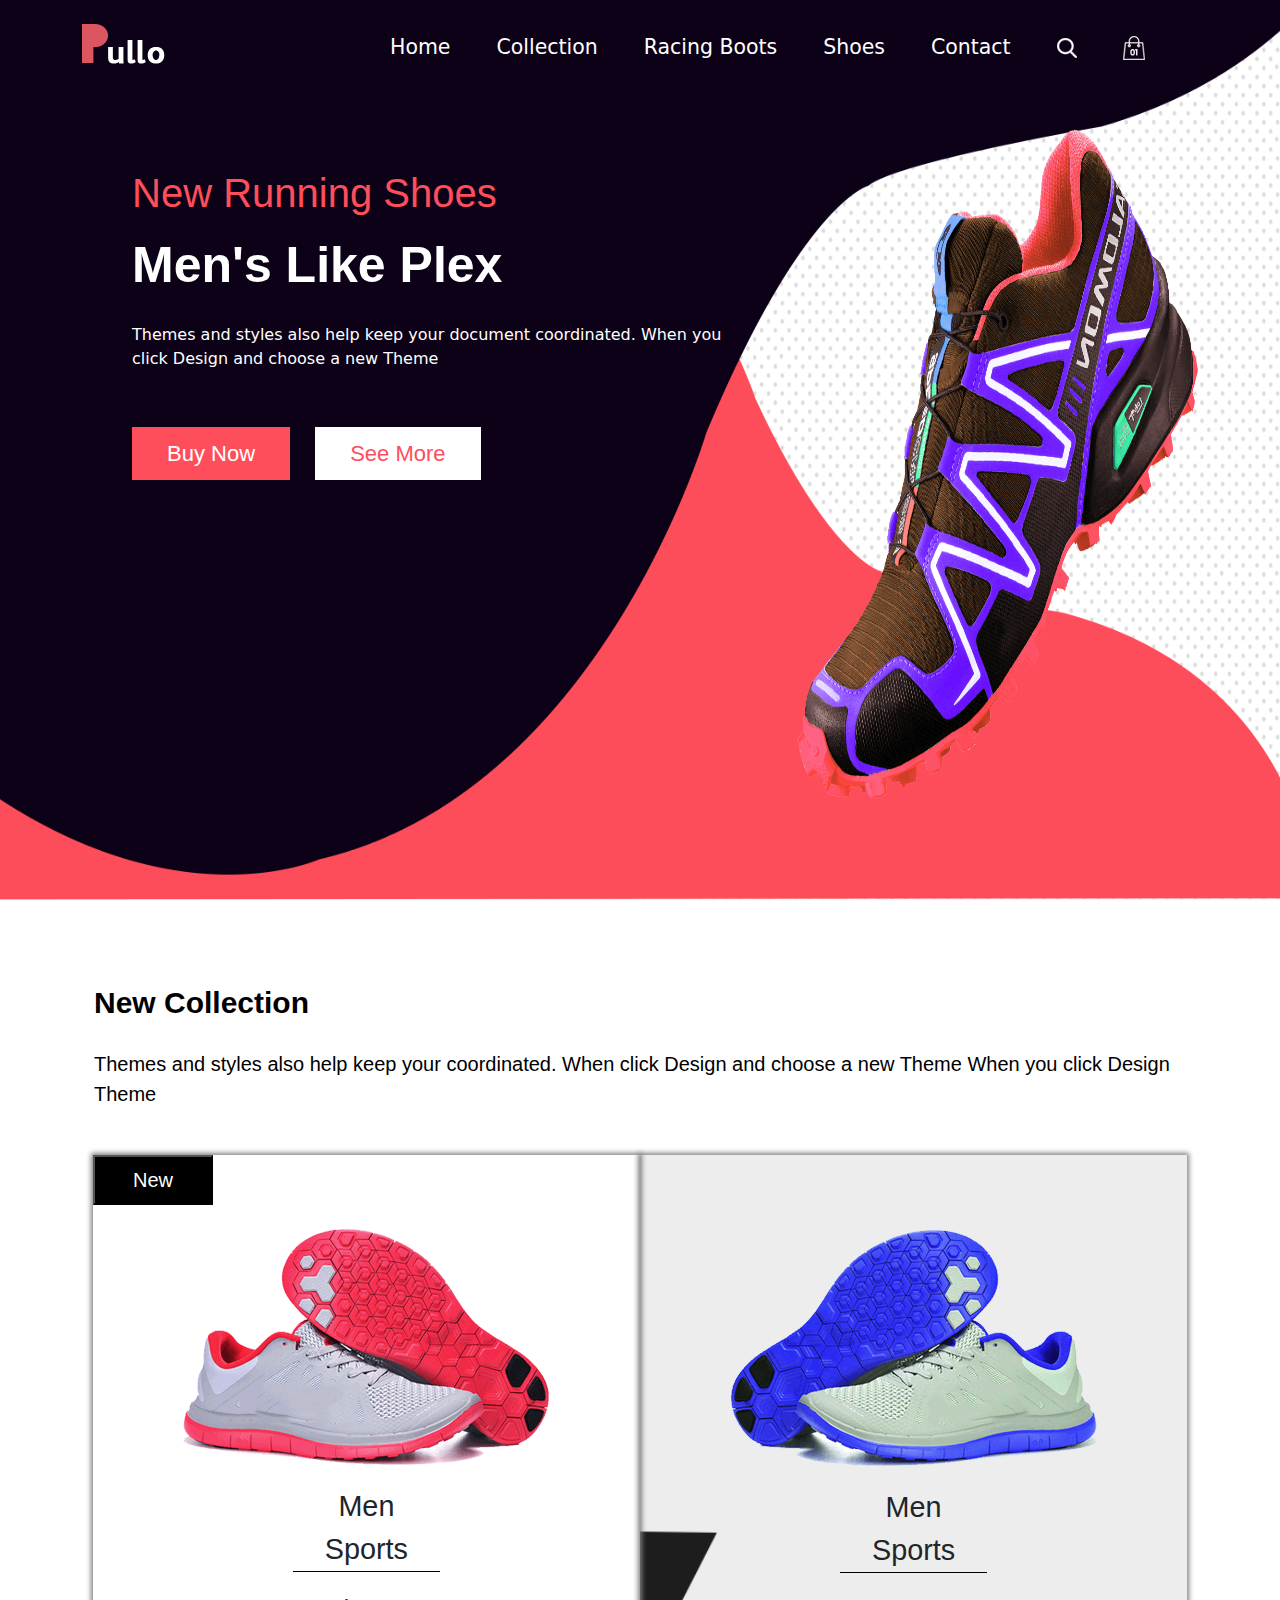
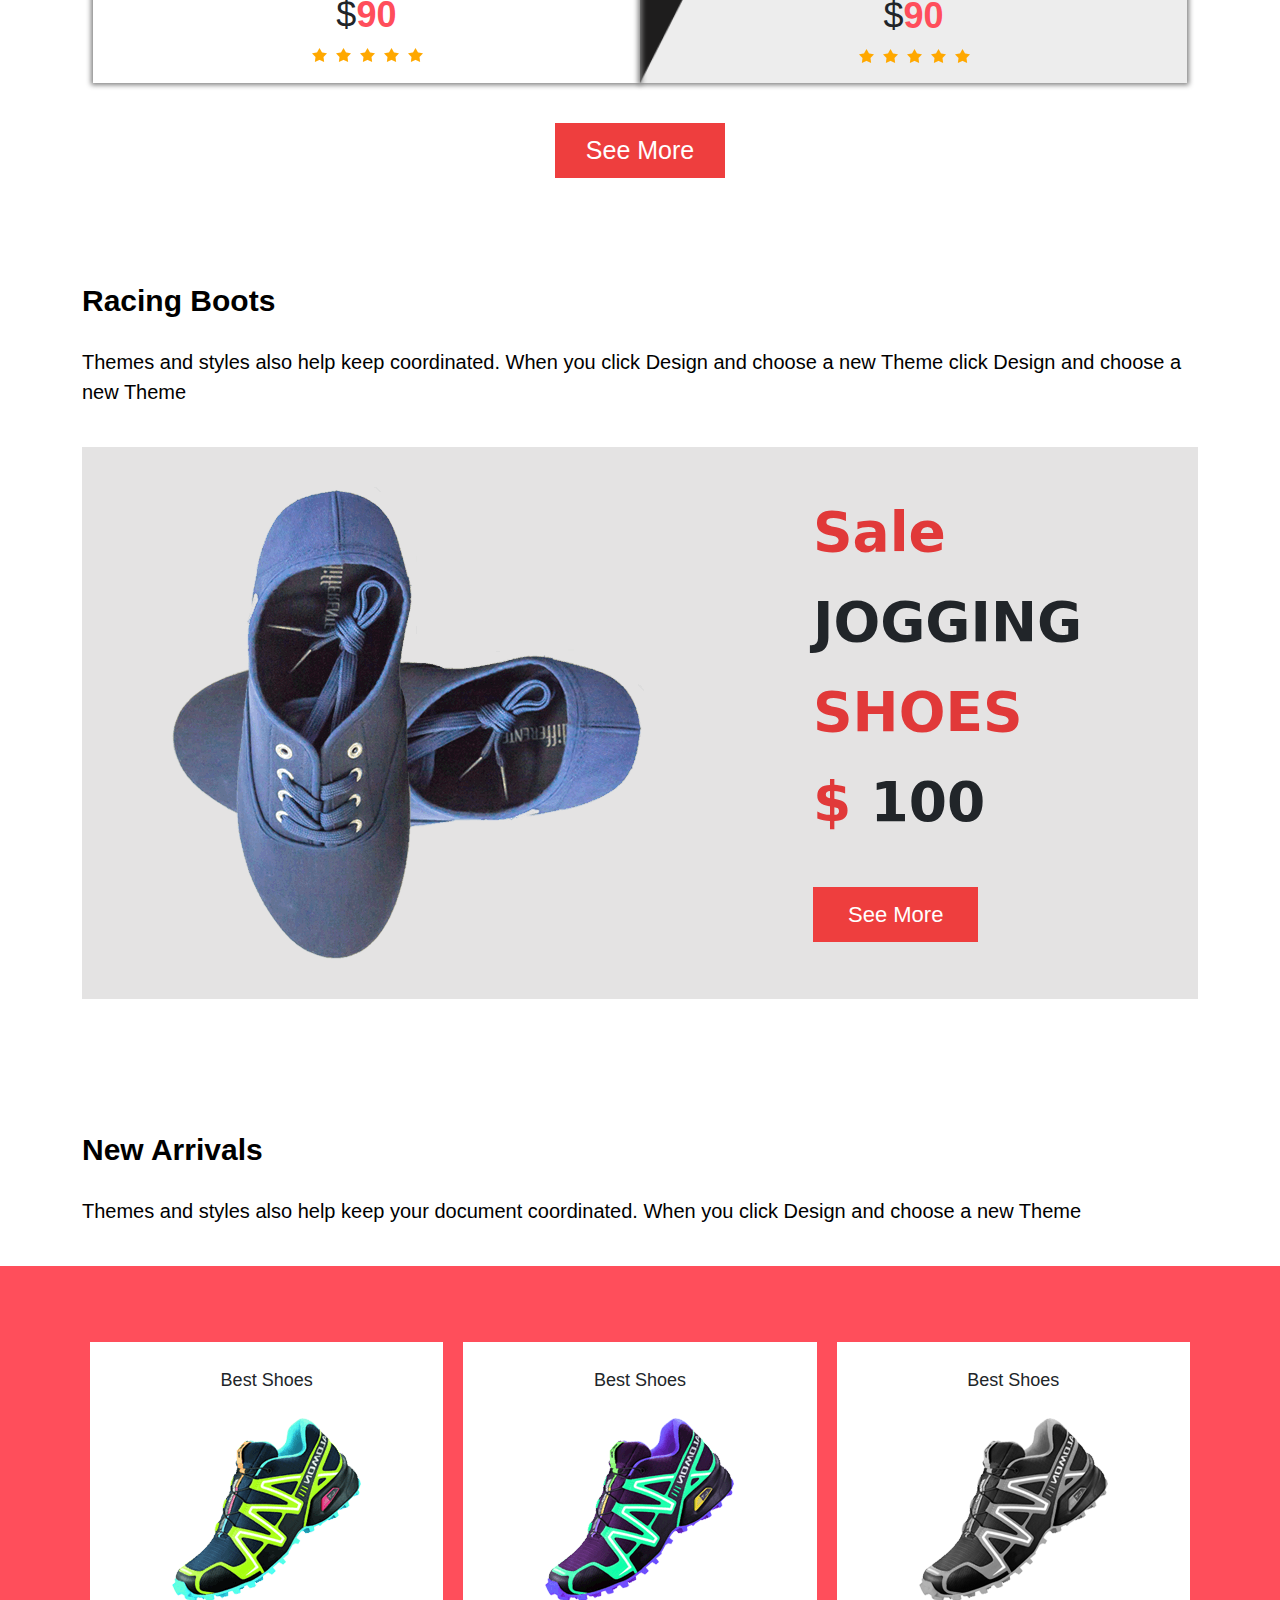
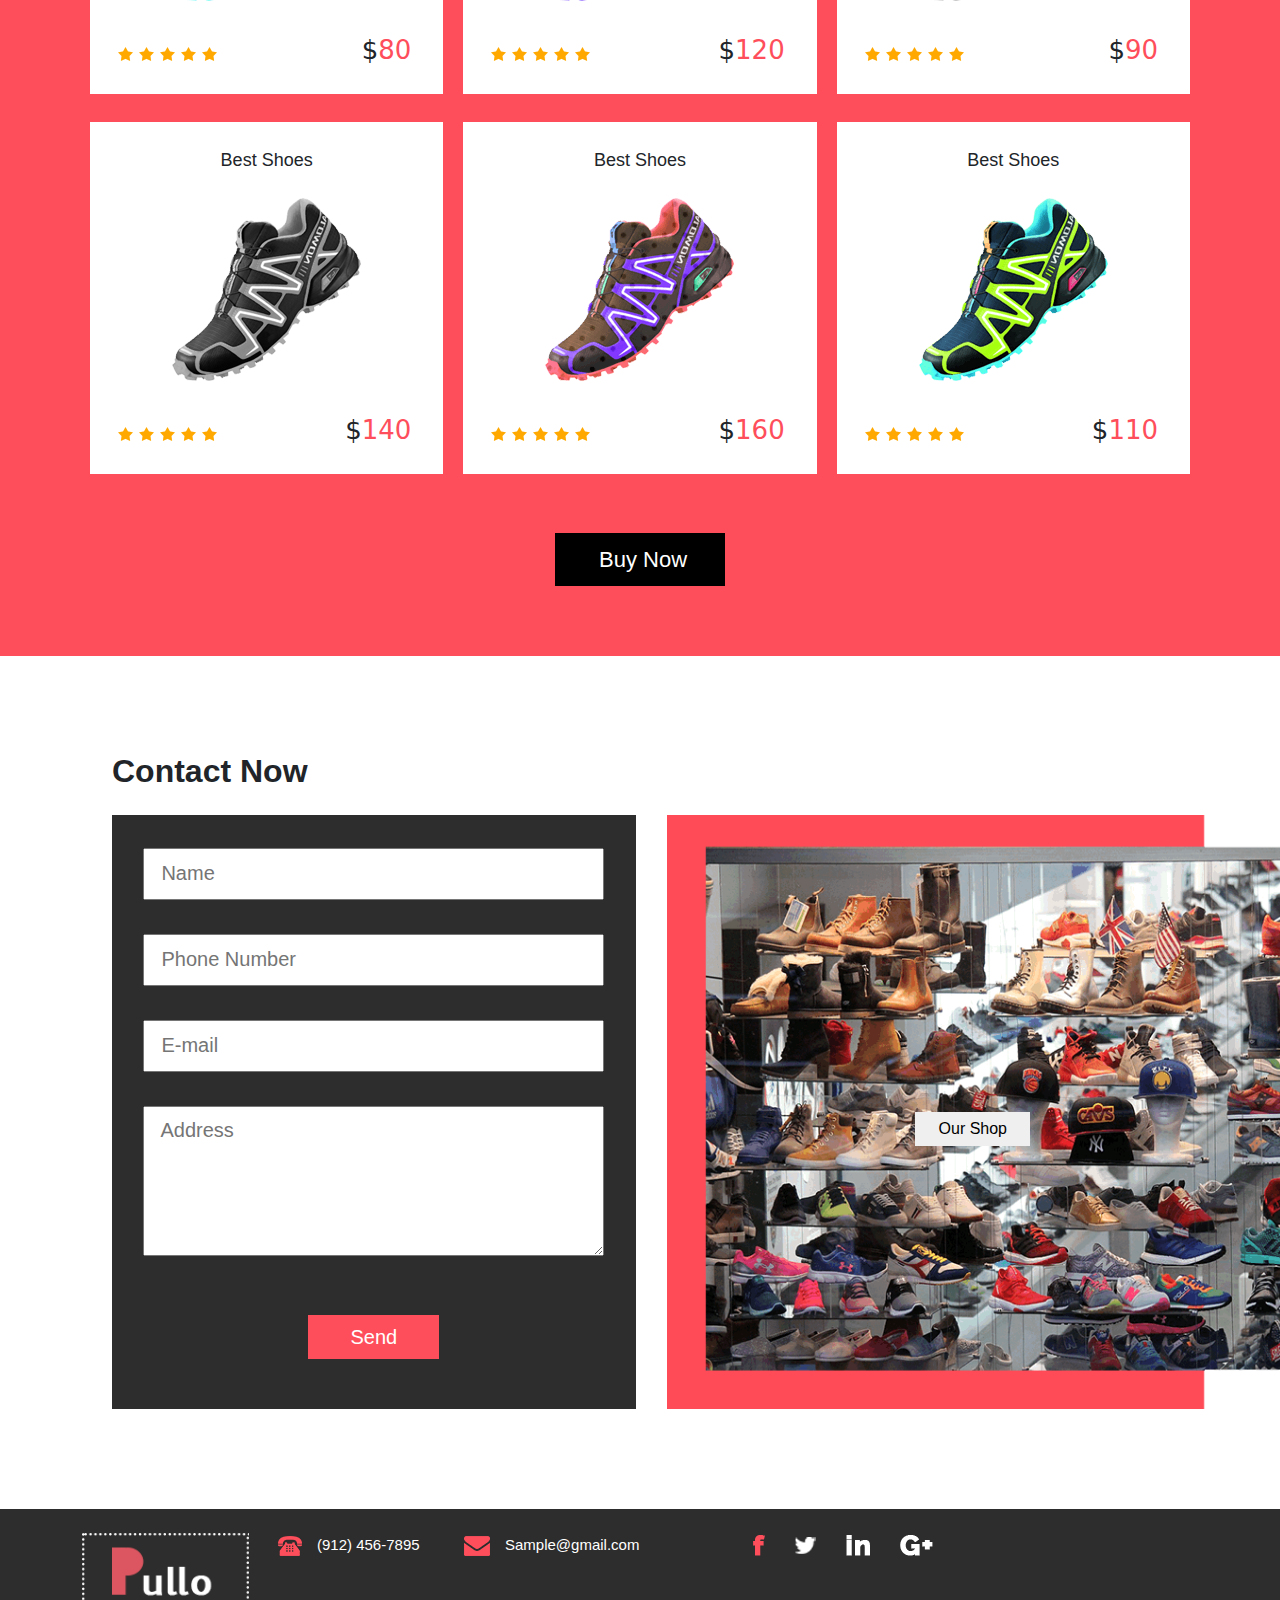
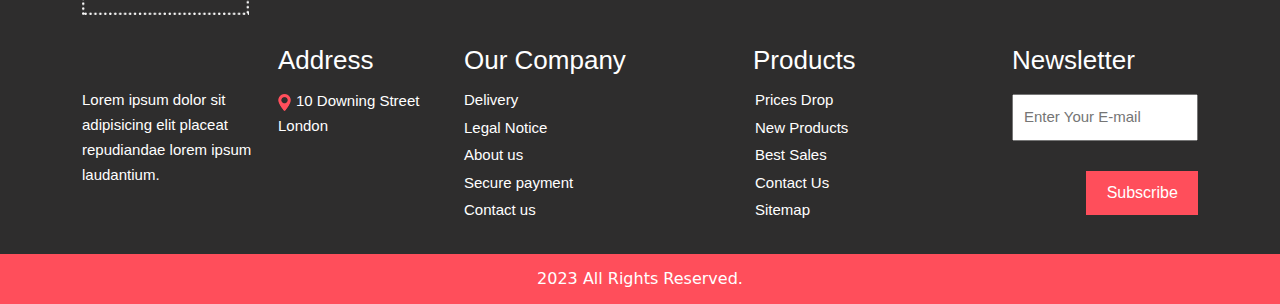
<file: index.html>
<!DOCTYPE html>
<html lang="en">

<head>
    <meta charset="UTF-8">
    <meta name="viewport" content="width=device-width, initial-scale=1.0">
    <link href="https://cdn.jsdelivr.net/npm/bootstrap@5.2.3/dist/css/bootstrap.min.css" rel="stylesheet">
    <script src="https://cdn.jsdelivr.net/npm/bootstrap@5.2.3/dist/js/bootstrap.bundle.min.js"></script>
    <link rel="stylesheet" href="css/style.css">
    <title>PULLO SHOES</title>
</head>

<body>
    <!-- header section start   -->
    <div class="header_section" style="background-image: url(images/banner.png);">
        <div class="container">
            <div class="row mb-2">
                <div class="col-sm-3 mt-4">
                    <a class="header_logo" href="#"><img src="images/logo.png"></a>
                </div>
                <div class="col-sm-9 mt-4">
                    <nav class="navbar navbar-expand-lg">
                        <button class="navbar-toggler" type="button" data-bs-toggle="collapse"
                            data-bs-target="#navbarHeaderContent">
                            <span class="navbar-toggler-icon"></span>
                        </button>
                        <div class="collapse navbar-collapse" id="navbarHeaderContent">
                            <ul class="navbar-nav">
                                <li class="nav-item">
                                    <a class="nav-link" href="index.html">Home</a>
                                </li>
                                <li class="nav-item">
                                    <a class="nav-link" href="collection.html">Collection</a>
                                </li>
                                <li class="nav-item">
                                    <a class="nav-link" href="new_arrivals.html">Racing Boots</a>
                                </li>
                                <li class="nav-item">
                                    <a class="nav-link" href="shoes.html">Shoes</a>
                                </li>
                                <li class="nav-item">
                                    <a class="nav-link" href="contact.html">Contact</a>
                                </li>
                                <li>
                                    <a class="nav-link" href="#"><img src="images/search_icon.png" alt="search-icon"></a>
                                </li>
                                <li>
                                    <a class="nav-link" href="#"><img src="images/shop_icon.png" alt="shop-icon"></a>
                                </li>
                            </ul>
                        </div>
                    </nav>
                </div>
            </div>
            <div class="row mt-2">
                <div class="col-sm-6 col-md-7 col-lg-7 man_para">
                    <h2>New Running Shoes</h2>
                    <h1><b>Men's Like Plex</b></h1>
                    <p>Themes and styles also help keep your document coordinated. When you click Design and choose a
                        new Theme</p>
                    <p class="btn_para"><button class="header-BuyNow_btn">Buy Now</button>
                        <button class="header_SeeMore_btn">See More</button>
                    </p>

                </div>
                <div class="col-sm-6 col-md-5 col-lg-5 man_shoes_img">
                    <img src="images\running-shoes.png" class="img-fluid">
                </div>

            </div>
        </div>
    </div>
    <!--*************** header section end **************** -->

    <!-- ***************  new collection start  *************** -->

    <div class="container">
        <div class="row">
            <div class="col-sm-12 new_collection_text">
                <h1>New Collection</h1>
                <p>Themes and styles also help keep your coordinated. When click Design and choose a new Theme When you
                    click Design Theme </p>
            </div>
        </div>

        <div class="row collection">
            <div class="col-lg-6 col-md-6 collection_box-1">
                <button class="collection_new_btn">New</button><br>
                <center>
                    <img src="images\shoes-img1.png" class="img-fluid">
                    <br>
                    <p class="collection_men_text">Men Sports</p>
                    <!-- <b style="font-size: 4vh; font-family: Adobe Ming Std L;">$</b><strong style="color: #ff4e5b; font-family: Adobe Ming Std L;
					font-size: 4vh;">90</strong> -->
                    <span class="collection_dollar_sign">$<strong style="color: #ff4e5b;">90</strong></span>
                    <br>
                    <ul style="list-style: none; margin-left: -30px;">
                        <li style="display: inline; padding: 0px 2px;"><a href="#"><img src="images/star-icon.png"></a>
                        </li>
                        <li style="display: inline; padding: 0px 2px;"><a href="#"><img src="images/star-icon.png"></a>
                        </li>
                        <li style="display: inline; padding: 0px 2px;"><a href="#"><img src="images/star-icon.png"></a>
                        </li>
                        <li style="display: inline; padding: 0px 2px;"><a href="#"><img src="images/star-icon.png"></a>
                        </li>
                        <li style="display: inline; padding: 0px 2px;"><a href="#"><img src="images/star-icon.png"></a>
                        </li>
                    </ul>
                </center>
            </div>

            <div class="col-lg-6 col-md-6 collection_box-2" style="background-image: url('images/about-img2.png');">
                <center> <img src="images\shoes-img2.png" class="img-fluid">
                    <br>
                    <p class="collection_men_text">Men Sports</p>
                    <span class="collection_dollar_sign">$<strong style="color: #ff4e5b;">90</strong></span>
                    <br>
                    <ul style="list-style: none; margin-left: -30px;">
                        <li style="display: inline; padding: 0px 2px;"><a href="#"><img src="images/star-icon.png"></a>
                        </li>
                        <li style="display: inline; padding: 0px 2px;"><a href="#"><img src="images/star-icon.png"></a>
                        </li>
                        <li style="display: inline; padding: 0px 2px;"><a href="#"><img src="images/star-icon.png"></a>
                        </li>
                        <li style="display: inline; padding: 0px 2px;"><a href="#"><img src="images/star-icon.png"></a>
                        </li>
                        <li style="display: inline; padding: 0px 2px;"><a href="#"><img src="images/star-icon.png"></a>
                        </li>
                    </ul>
                </center>
            </div>
        </div>
        <div class="row">
            <center><button class="collection_SeeMore_btn">See More</button></center>
        </div>
    </div>
    <!-- ***************  new collection end  *************** -->

    <!-- **********   racing boots section start  *************  -->

    <div class="container mb-5">
        <div class="row racing_boots">
            <div class="col-sm-12">
                <h1>Racing Boots </h1>
                <p>Themes and styles also help keep coordinated. When you click Design and choose a new Theme
                    click Design and choose a new Theme
                </p>
            </div>
        </div>
        <div class="row mt-4 boots">
            <div class="col-lg-7 col-md-7 col-sm-12 boots_img">
                <center> <img src="images\shoes-img3.png" alt="shoes" class="img-fluid"></center>
            </div>
            <div class="col-lg-5 col-md-5 col-sm-12 boots_text">
                <strong><span style="color:rgb(225, 57, 57);">Sale</span> <br>JOGGING <br>
                    <span style="color:rgb(225, 57, 57) ;">SHOES <br> $</span> 100</strong>
                <br>
                <button class="racing_SeeMore_btn">See More</button>
            </div>
        </div>
    </div>
    <!-- *********** racing boots section end  *************** -->

    <!-- *************  new arrivals section start   ************** -->

    <div class="container">
        <div class="row new_arrivals_heading">
            <div class="col-sm-12">
                <h1>New Arrivals</h1>
                <p>Themes and styles also help keep your document coordinated. When you click Design and choose a new
                    Theme</p>
            </div>
        </div>
    </div>
    <div class="container-fluid new_arrivals mt-4">
        <div class="container arrivals pt-5">
            <div class="row justify-content-evenly man_shoes">

                <div class="col-sm-12 best_shoes pb-4">
                    <p class="best_shoes_text">Best Shoes</p>
                    <center>
                        <div class="shoes_img mt-4">
                            <img src="images\shoes-img9.png" class="img-fluid">
                        </div>
                    </center>

                    <div class="star_icon">
                        <ul>
                            <li><a href="#"><img src="images\star-icon.png" class="img-fluid"></a></li>
                            <li><a href="#"><img src="images\star-icon.png" class="img-fluid"></a></li>
                            <li><a href="#"><img src="images\star-icon.png" class="img-fluid"></a></li>
                            <li><a href="#"><img src="images\star-icon.png" class="img-fluid"></a></li>
                            <li><a href="#"><img src="images\star-icon.png" class="img-fluid"></a></li>
                        </ul>
                    </div>
                    <div class="shoes_price">
                        $<span style="color: #ff4e5b;">80</span>
                    </div>
                </div>

                <div class="col-sm-12 best_shoes pb-4">
                    <p class="best_shoes_text">Best Shoes</p>
                    <center>
                        <div class="shoes_img mt-4">
                            <img src="images\shoes-img5.png" class="img-fluid">
                        </div>
                    </center>
                    <div class="star_icon">
                        <ul>
                            <li><a href="#"><img src="images\star-icon.png" class="img-fluid"></a></li>
                            <li><a href="#"><img src="images\star-icon.png" class="img-fluid"></a></li>
                            <li><a href="#"><img src="images\star-icon.png" class="img-fluid"></a></li>
                            <li><a href="#"><img src="images\star-icon.png" class="img-fluid"></a></li>
                            <li><a href="#"><img src="images\star-icon.png" class="img-fluid"></a></li>
                        </ul>
                    </div>
                    <div class="shoes_price">
                        $<span style="color: #ff4e5b;">120</span>
                    </div>
                </div>

                <div class="col-sm-12 best_shoes pb-4">
                    <p class="best_shoes_text">Best Shoes</p>
                    <center>
                        <div class="shoes_img mt-4">
                            <img src="images\shoes-img7.png" class="img-fluid">
                        </div>
                    </center>
                    <div class="star_icon">
                        <ul>
                            <li><a href="#"><img src="images\star-icon.png" class="img-fluid"></a></li>
                            <li><a href="#"><img src="images\star-icon.png" class="img-fluid"></a></li>
                            <li><a href="#"><img src="images\star-icon.png" class="img-fluid"></a></li>
                            <li><a href="#"><img src="images\star-icon.png" class="img-fluid"></a></li>
                            <li><a href="#"><img src="images\star-icon.png" class="img-fluid"></a></li>
                        </ul>
                    </div>
                    <div class="shoes_price">
                        $<span style="color: #ff4e5b;">90</span>
                    </div>
                </div>

            </div>
            <div class="row justify-content-evenly man_shoes pb-4">
                <div class="col-sm-12 best_shoes pb-4">
                    <p class="best_shoes_text">Best Shoes</p>
                    <center>
                        <div class="shoes_img mt-4">
                            <img src="images\shoes-img7.png" class="img-fluid">
                        </div>
                    </center>
                    <div class="star_icon">
                        <ul>
                            <li><a href="#"><img src="images\star-icon.png" class="img-fluid"></a></li>
                            <li><a href="#"><img src="images\star-icon.png" class="img-fluid"></a></li>
                            <li><a href="#"><img src="images\star-icon.png" class="img-fluid"></a></li>
                            <li><a href="#"><img src="images\star-icon.png" class="img-fluid"></a></li>
                            <li><a href="#"><img src="images\star-icon.png" class="img-fluid"></a></li>
                        </ul>
                    </div>
                    <div class="shoes_price">
                        $<span style="color: #ff4e5b;">140</span>
                    </div>
                </div>
                <div class="col-sm-12 best_shoes pb-4">
                    <p class="best_shoes_text">Best Shoes</p>
                    <center>
                        <div class="shoes_img mt-4">
                            <img src="images\shoes-img8.png" class="img-fluid">
                        </div>
                    </center>
                    <div class="star_icon">
                        <ul>
                            <li><a href="#"><img src="images\star-icon.png" class="img-fluid"></a></li>
                            <li><a href="#"><img src="images\star-icon.png" class="img-fluid"></a></li>
                            <li><a href="#"><img src="images\star-icon.png" class="img-fluid"></a></li>
                            <li><a href="#"><img src="images\star-icon.png" class="img-fluid"></a></li>
                            <li><a href="#"><img src="images\star-icon.png" class="img-fluid"></a></li>
                        </ul>
                    </div>
                    <div class="shoes_price">
                        $<span style="color: #ff4e5b;">160</span>
                    </div>
                </div>
                <div class="col-sm-12 best_shoes pb-4">
                    <p class="best_shoes_text">Best Shoes</p>
                    <center>
                        <div class="shoes_img mt-4">
                            <img src="images\shoes-img9.png" class="img-fluid">
                        </div>
                    </center>
                    <div class="star_icon">
                        <ul>
                            <li><a href="#"><img src="images\star-icon.png" class="img-fluid"></a></li>
                            <li><a href="#"><img src="images\star-icon.png" class="img-fluid"></a></li>
                            <li><a href="#"><img src="images\star-icon.png" class="img-fluid"></a></li>
                            <li><a href="#"><img src="images\star-icon.png" class="img-fluid"></a></li>
                            <li><a href="#"><img src="images\star-icon.png" class="img-fluid"></a></li>
                        </ul>
                    </div>
                    <div class="shoes_price">
                        $<span style="color: #ff4e5b;">110</span>
                    </div>
                </div>
            </div>
            <!-- <div class="arrivals_BuyNow_btn"> -->
            <center> <input type="button" class="arrivals_BuyNow_btn" value=" Buy Now"></center>
            <!-- </div> -->
        </div>
    </div>
    <!-- **************  new arrivals section end  *************** -->

    <!--*************** contact now section start  ****************-->
    <div class="container-fluid mt-5 mb-5">
        <div class="row contact_text mt-4">
            <div class="col-sm-12 mt-5 mb-3">
                <h1>Contact Now</h1>
            </div>
        </div>

        <div class="row">
            <div class="col-lg-6 col-md-6 col-sm-12 form-section">
                <div class="contact_form pt-3">
                    <center>
                        <form>
                            <input class="form_control ps-3" type="text" placeholder="Name" name="name"><br>
                            <input class="form_control ps-3" type="text" placeholder="Phone Number" name="phone"><br>
                            <input class="form_control ps-3" type="e-mail" placeholder="E-mail" name="email"><br>
                            <textarea class="form_control ps-3 pt-2" placeholder="Address"></textarea>
                            <input type="button" value="Send" class="form_Send_btn"></button>
                        </form>
                    </center>
                </div>
            </div>
            <div class="col-lg-6 col-md-6 col-sm-12 shop">
                <img src="images\shop-banner1.png">
                <center> <button class="our_shop_btn">Our Shop</button></center>
            </div>
        </div>
    </div>

    <!--************** contact section end  ************** -->

    <!-- ***************  footer section start  ************** -->

    <div class="main_footer pb-3">
        <div class="container pt-4">
            <div class="row footer_section-1 g-0">
                <div class="col-sm-6 col-lg-2 footer_logo">
                    <a href="#"><img src="images\footer-logo.png" alt="logo" class="img-fluid"></a>
                </div>

                <div class="col-sm-6 col-lg-2 phone_details">
                    <div class="phone_no">
                        <img src="images\phone-icon.png" alt="phone"><span class="phone_text">(912) 456-7895</span>
                    </div>
                </div>

                <div class="col-sm-6 col-lg-3 email_details">
                    <div class="email">
                        <img src="images\email-icon.png" alt="email"><span class="email_text">Sample@gmail.com</span>
                    </div>
                </div>

                <div class="col-sm-6 col-lg-3 social_icons">
                    <ul>
                        <li><a href="#"><img src="images/fb-icon.png" alt="fb"></a></li>
                        <li><a href="#"><img src="images/twitter-icon.png" alt="twitter"></a></li>
                        <li><a href="#"><img src="images/in-icon.png" alt="in"></a></li>
                        <li><a href="#"><img src="images/google-icon.png" alt="google"></a></li>
                    </ul>
                </div>
                <div class="col-lg-2">
                </div>
            </div>

            <!-- footer_section-2 start       -->

            <div class="row footer_section-2 g-0">
                <div class="col-sm-4 col-md-6 col-lg-2 text">
                    <p>Lorem ipsum dolor sit adipisicing elit placeat repudiandae lorem ipsum laudantium.
                    </p>
                </div>

                <div class="col-sm-4 col-md-6 col-lg-2 address">
                    <h3>Address</h3>
                    <div class="map_icon">
                        <img src="images/map-icon.png" alt="map">10 Downing Street London
                        <!-- <span class="address_text">10 Downing Street London </span> -->
                    </div>
                </div>
                <div class="col-sm-4 col-md-6 col-lg-3 company_enquiry">
                    <h3>Our Company</h3>
                    <div class="delivery_text">
                        <ul>
                            <li>Delivery</li>
                            <li>Legal Notice</li>
                            <li>About us</li>
                            <li>Secure payment</li>
                            <li>Contact us</li>
                        </ul>
                    </div>
                </div>
                <div class="col-sm-6 col-md-6 col-lg-3 products_enquiry">
                    <h3>Products</h3>
                    <div class="delivery_text">
                        <ul>
                            <li>Prices Drop</li>
                            <li>New Products</li>
                            <li>Best Sales</li>
                            <li>Contact Us</li>
                            <li>Sitemap</li>
                        </ul>
                    </div>
                </div>
                <div class="col-sm-6 col-md-6 col-lg-2 newsletter">
                    <h3>Newsletter</h3>
                    <input class="News_Email_box" type="email" name="email" id="e-mail" placeholder="Enter Your E-mail">
                    <br>
                    <button class="News_Subscriber_btn" type="submit" value="Subscribe">Subscribe</button>
                </div>

            </div>
        </div>
    </div>
    <!-- ***************  footer section end  ************** -->

    <!-- *************  copyright section  ************* -->
    <div class="copyright">
            <p>2023 All Rights Reserved.</p>
    </div>

</body>

</html>
</file>
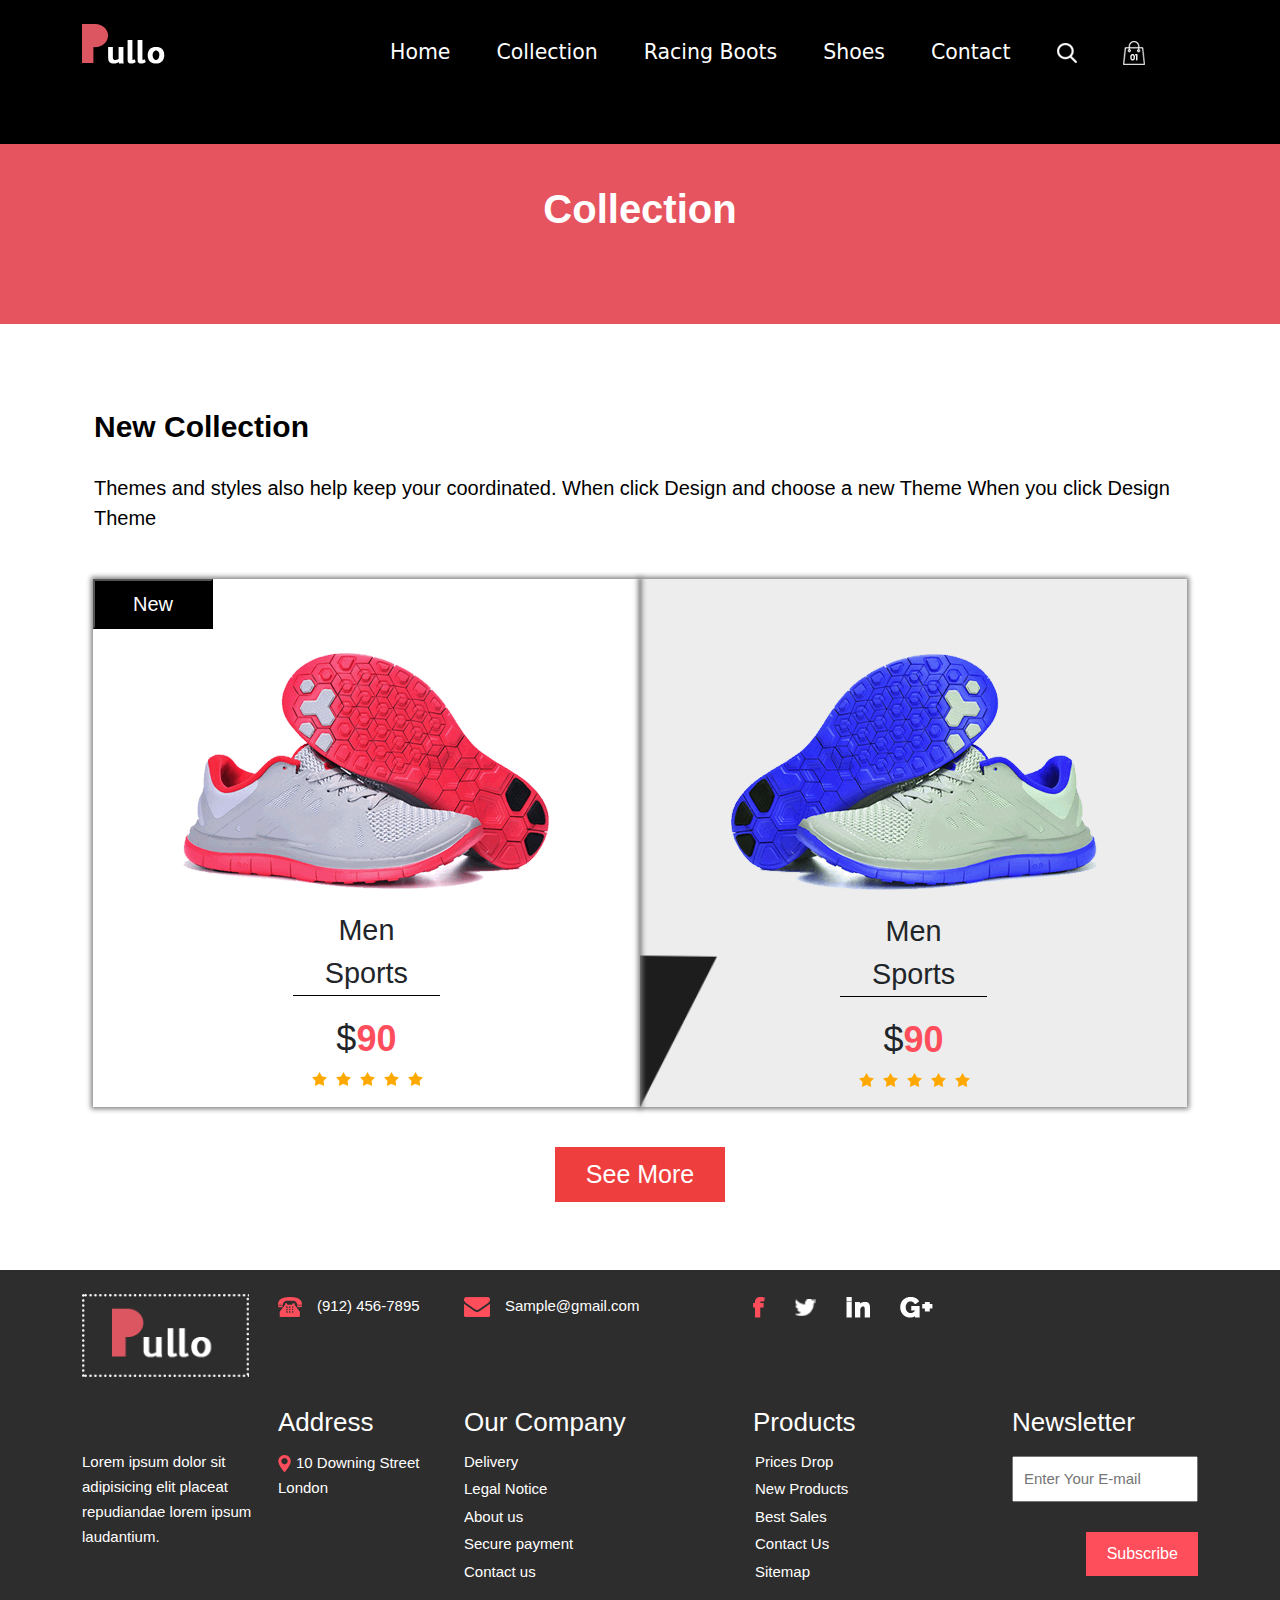
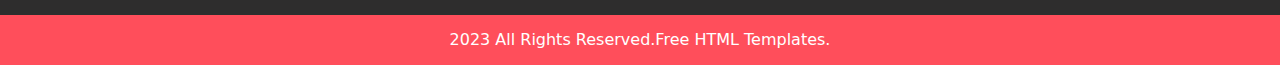
<file: collection.html>
<!DOCTYPE html>
<html>

<head>
	<meta charset="utf-8">
	<meta name="viewport" content="width=device-width, initial-scale=1">
	<link href="https://cdn.jsdelivr.net/npm/bootstrap@5.2.3/dist/css/bootstrap.min.css" rel="stylesheet">
	<script src="https://cdn.jsdelivr.net/npm/bootstrap@5.2.3/dist/js/bootstrap.bundle.min.js"></script>
	<link rel="stylesheet" type="text/css" href="css/collection.css">
	<title>New Collection</title>
</head>

<body>
	<div class="header_section">
		<div class="container">
			<div class="row mb-2">
				<div class="col-sm-3 mt-4">
					<a class="header_logo" href="#"><img src="images/logo.png"></a>
				</div>
				<div class="col-sm-9 mt-4">
					<nav class="navbar navbar-expand-lg">
						<button class="navbar-toggler" type="button" data-bs-toggle="collapse"
							data-bs-target="#navbarHeaderContent">
							<span class="navbar-toggler-icon"></span>
						</button>
						<div class="collapse navbar-collapse" id="navbarHeaderContent">
							<ul class="navbar-nav">
								<li class="nav-item">
									<a class="nav-link" href="index.html">Home</a>
								</li>
								<li class="nav-item">
									<a class="nav-link" href="collection.html">Collection</a>
								</li>
								<li class="nav-item">
									<a class="nav-link" href="racing_boots.html">Racing Boots</a>
								</li>
								<li class="nav-item">
									<a class="nav-link" href="new_arrivals.html">Shoes</a>
								</li>
								<li class="nav-item">
									<a class="nav-link" href="contact.html">Contact</a>
								</li>
								<li>
									<a class="nav-link" href="#"><img src="images/search_icon.png"
											alt="search-icon"></a>
								</li>
								<li>
									<a class="nav-link" href="#"><img src="images/shop_icon.png" alt="shop-icon"></a>
								</li>
							</ul>
						</div>
					</nav>
				</div>
			</div>
		</div>
	</div>

	<!-- collection section start   -->
	<div class="shoes_text"><strong>Collection</strong></div>
	<div class="collection_section pb-5">
		<div class="container">
			<div class="row new_collection_text">
				<div class="col-sm-12">
					<h1>New Collection</h1>
					<p>Themes and styles also help keep your coordinated. When click Design and choose a new Theme When
						you
						click Design Theme </p>
				</div>
			</div>

			<div class="row collection">
				<div class="col-lg-6 col-md-6 collection_box-1">
					<button class="collection_new_btn">New</button><br>
					<center>
						<img src="images\shoes-img1.png" class="img-fluid">
						<br>
						<p class="collection_men_text">Men Sports</p>
						<!-- <b style="font-size: 4vh; font-family: Adobe Ming Std L;">$</b><strong style="color: #ff4e5b; font-family: Adobe Ming Std L;
					font-size: 4vh;">90</strong> -->
						<span class="collection_dollar_sign">$<strong style="color: #ff4e5b;">90</strong></span>
						<br>
						<ul style="list-style: none; margin-left: -30px;">
							<li style="display: inline; padding: 0px 2px;"><a href="#"><img
										src="images/star-icon.png"></a></li>
							<li style="display: inline; padding: 0px 2px;"><a href="#"><img
										src="images/star-icon.png"></a></li>
							<li style="display: inline; padding: 0px 2px;"><a href="#"><img
										src="images/star-icon.png"></a></li>
							<li style="display: inline; padding: 0px 2px;"><a href="#"><img
										src="images/star-icon.png"></a></li>
							<li style="display: inline; padding: 0px 2px;"><a href="#"><img
										src="images/star-icon.png"></a></li>
						</ul>
					</center>
				</div>

				<div class="col-lg-6 col-md-6 collection_box-2" style="background-image: url('images/about-img2.png');">
					<center> <img src="images\shoes-img2.png" class="img-fluid">
						<br>
						<p class="collection_men_text">Men Sports</p>
						<span class="collection_dollar_sign">$<strong style="color: #ff4e5b;">90</strong></span>
						<br>
						<ul style="list-style: none; margin-left: -30px;">
							<li style="display: inline; padding: 0px 2px;"><a href="#"><img
										src="images/star-icon.png"></a></li>
							<li style="display: inline; padding: 0px 2px;"><a href="#"><img
										src="images/star-icon.png"></a></li>
							<li style="display: inline; padding: 0px 2px;"><a href="#"><img
										src="images/star-icon.png"></a></li>
							<li style="display: inline; padding: 0px 2px;"><a href="#"><img
										src="images/star-icon.png"></a></li>
							<li style="display: inline; padding: 0px 2px;"><a href="#"><img
										src="images/star-icon.png"></a></li>
						</ul>
					</center>
				</div>
			</div>
			<div class="row">
				<center><button class="collection_SeeMore_btn">See More</button></center>
			</div>
		</div>
	</div><div class="main_footer pb-3">
		<div class="container pt-4">
			<div class="row footer_section-1 g-0">
				<div class="col-sm-6 col-lg-2 footer_logo">
					<a href="#"><img src="images\footer-logo.png" alt="logo" class="img-fluid"></a>
				</div>

				<div class="col-sm-6 col-lg-2 phone_details">
					<div class="phone_no">
						<img src="images\phone-icon.png" alt="phone"><span class="phone_text">(912) 456-7895</span>
					</div>
				</div>

				<div class="col-sm-6 col-lg-3 email_details">
					<div class="email">
						<img src="images\email-icon.png" alt="email"><span class="email_text">Sample@gmail.com</span>
					</div>
				</div>

				<div class="col-sm-6 col-lg-3 social_icons">
					<ul>
						<li><a href="#"><img src="images/fb-icon.png" alt="fb"></a></li>
						<li><a href="#"><img src="images/twitter-icon.png" alt="twitter"></a></li>
						<li><a href="#"><img src="images/in-icon.png" alt="in"></a></li>
						<li><a href="#"><img src="images/google-icon.png" alt="google"></a></li>
					</ul>
				</div>
				<div class="col-lg-2">
				</div>
			</div>

			<!-- footer_section-2 start       -->

			<div class="row footer_section-2 g-0">
				<div class="col-sm-4 col-md-6 col-lg-2 text">
					<p>Lorem ipsum dolor sit adipisicing elit placeat repudiandae lorem ipsum laudantium.
						</p>
				</div>

				<div class="col-sm-4 col-md-6 col-lg-2 address">
					<h3>Address</h3>
					<div class="map_icon">
						<img src="images/map-icon.png" alt="map">10 Downing Street London
						<!-- <span class="address_text">10 Downing Street London </span> -->
					</div>
				</div>
				<div class="col-sm-4 col-md-6 col-lg-3 company_enquiry">
					<h3>Our Company</h3>
					<div class="delivery_text">
						<ul>
							<li>Delivery</li>
							<li>Legal Notice</li>
							<li>About us</li>
							<li>Secure payment</li>
							<li>Contact us</li>
						</ul>
					</div>
				</div>
				<div class="col-sm-6 col-md-6 col-lg-3 products_enquiry">
					<h3>Products</h3>
					<div class="delivery_text">
						<ul>
							<li>Prices Drop</li>
							<li>New Products</li>
							<li>Best Sales</li>
							<li>Contact Us</li>
							<li>Sitemap</li>
						</ul>
					</div>
				</div>
				<div class="col-sm-6 col-md-6 col-lg-2 newsletter">
					<h3>Newsletter</h3>
					<input class="News_Email_box" type="email" name="email" id="e-mail" placeholder="Enter Your E-mail">
					<br>
					<button class="News_Subscriber_btn" type="submit" value="Subscribe">Subscribe</button>
				</div>
			</div>
		</div>
	</div>

	<!-- footer_section start     -->

	<!-- *************  copyright section  ************* -->
    <div class="copyright">
            <p>2023 All Rights Reserved.Free HTML Templates.</p>
    </div>
</body>

</html>
</file>
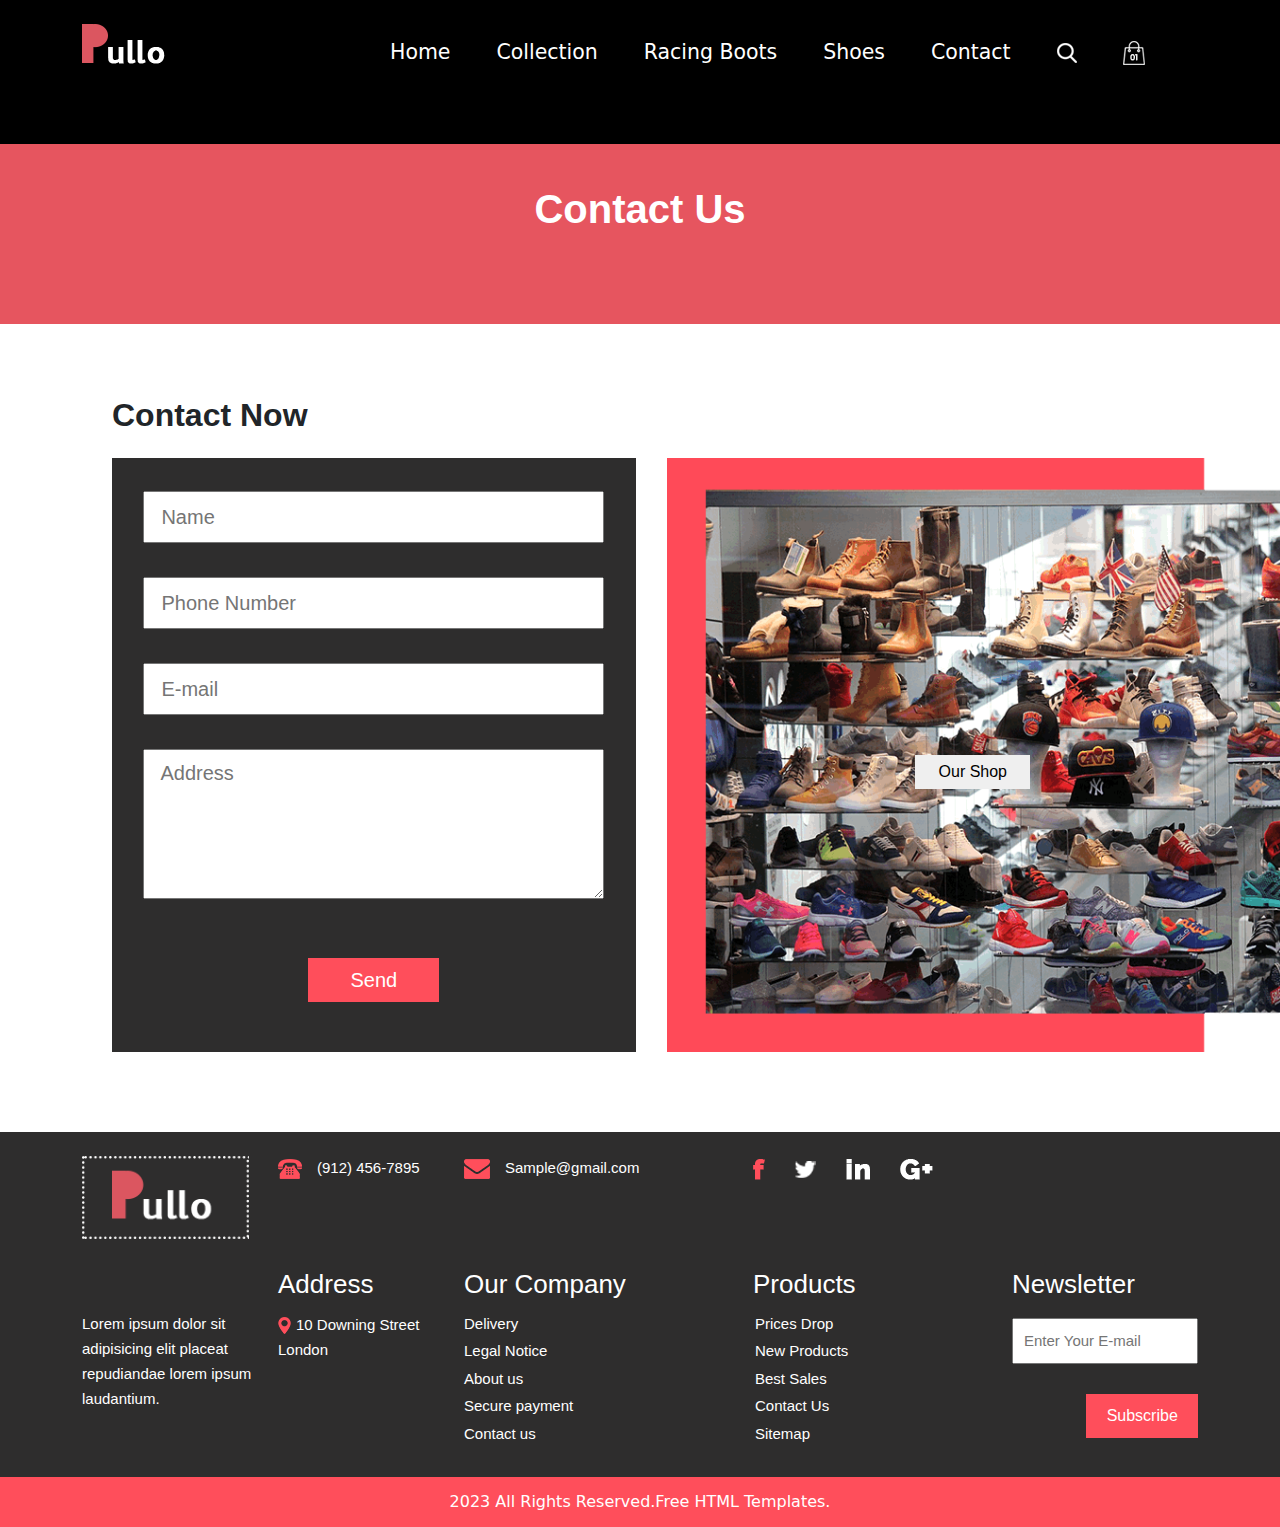
<file: contact.html>
<!DOCTYPE html>
<html lang="en">

<head>
    <meta charset="UTF-8">
    <meta http-equiv="X-UA-Compatible" content="IE=edge">
    <meta name="viewport" content="width=device-width, initial-scale=1.0">
    <link href="https://cdn.jsdelivr.net/npm/bootstrap@5.2.3/dist/css/bootstrap.min.css" rel="stylesheet">
    <script src="https://cdn.jsdelivr.net/npm/bootstrap@5.2.3/dist/js/bootstrap.bundle.min.js"></script>
    <link rel="stylesheet" href="css/contact.css">
    <title>Contact Us</title>
</head>

<body>
    <!-- header section  -->
    <div class="header_section">
		<div class="container">
			<div class="row mb-2">
				<div class="col-sm-3 mt-4">
					<a class="header_logo" href="#"><img src="images/logo.png"></a>
				</div>
				<div class="col-sm-9 mt-4">
					<nav class="navbar navbar-expand-lg">
						<button class="navbar-toggler" type="button" data-bs-toggle="collapse"
							data-bs-target="#navbarHeaderContent">
							<span class="navbar-toggler-icon"></span>
						</button>
						<div class="collapse navbar-collapse" id="navbarHeaderContent">
							<ul class="navbar-nav">
								<li class="nav-item">
									<a class="nav-link" href="index.html">Home</a>
								</li>
								<li class="nav-item">
									<a class="nav-link" href="collection.html">Collection</a>
								</li>
								<li class="nav-item">
                                    <a class="nav-link" href="racing_boots.html">Racing Boots</a>
								</li>
                                <li class="nav-item">
                                    <a class="nav-link" href="new_arrivals.html">Shoes</a>
                                </li>
								<li class="nav-item">
									<a class="nav-link" href="contact.html">Contact</a>
								</li>
								<li>
									<a class="nav-link" href="#"><img src="images/search_icon.png"
											alt="search-icon"></a>
								</li>
								<li>
									<a class="nav-link" href="#"><img src="images/shop_icon.png" alt="shop-icon"></a>
								</li>
							</ul>
						</div>
					</nav>
				</div>
			</div>
		</div>
	</div>

    <!-- contact now section start  -->
<div class="shoes_text"><strong>Contact Us</strong></div>

        <div class="container-fluid contact_section">
            <div class="row contact_text mt-4">
                <div class="col-sm-12 mt-5 mb-3">
                    <h1>Contact Now</h1>
                </div>
            </div>

            <div class="row">
                <div class="col-lg-6 col-md-6 col-sm-12 form-section">
                    <div class="contact_form pt-3">
                    <center>
                    <form>
                            <input class="form_control ps-3" type="text" placeholder="Name" name="name"><br>
                            <input class="form_control ps-3" type="text" placeholder="Phone Number" name="phone"><br>
                            <input class="form_control ps-3" type="e-mail" placeholder="E-mail" name="email"><br>
                            <textarea class="form_control ps-3 pt-2" placeholder="Address"></textarea>
                      <input type="button" value="Send" class="form_Send_btn"></button>
                        </form>
                    </center>
                    </div>
                </div>
                <div class="col-lg-6 col-md-6 col-sm-12 shop">
                    <img src="images\shop-banner1.png">
                      <center> <button class="our_shop_btn">Our Shop</button></center>
                </div>
            </div>
        </div>

   <!-- contact section end  -->

   <div class="main_footer pb-3">
    <div class="container pt-4">
        <div class="row footer_section-1 g-0">
            <div class="col-sm-6 col-lg-2 footer_logo">
                <a href="#"><img src="images\footer-logo.png" alt="logo" class="img-fluid"></a>
            </div>

            <div class="col-sm-6 col-lg-2 phone_details">
                <div class="phone_no">
                    <img src="images\phone-icon.png" alt="phone"><span class="phone_text">(912) 456-7895</span>
                </div>
            </div>

            <div class="col-sm-6 col-lg-3 email_details">
                <div class="email">
                    <img src="images\email-icon.png" alt="email"><span class="email_text">Sample@gmail.com</span>
                </div>
            </div>

            <div class="col-sm-6 col-lg-3 social_icons">
                <ul>
                    <li><a href="#"><img src="images/fb-icon.png" alt="fb"></a></li>
                    <li><a href="#"><img src="images/twitter-icon.png" alt="twitter"></a></li>
                    <li><a href="#"><img src="images/in-icon.png" alt="in"></a></li>
                    <li><a href="#"><img src="images/google-icon.png" alt="google"></a></li>
                </ul>
            </div>
            <div class="col-lg-2">
            </div>
        </div>

        <!-- footer_section-2 start       -->

        <div class="row footer_section-2 g-0">
            <div class="col-sm-4 col-md-6 col-lg-2 text">
                <p>Lorem ipsum dolor sit adipisicing elit placeat repudiandae lorem ipsum laudantium.
                    </p>
            </div>

            <div class="col-sm-4 col-md-6 col-lg-2 address">
                <h3>Address</h3>
                <div class="map_icon">
                    <img src="images/map-icon.png" alt="map">10 Downing Street <br> London
                    <!-- <span class="address_text">10 Downing Street London </span> -->
                </div>
            </div>
            <div class="col-sm-4 col-md-6 col-lg-3 company_enquiry">
                <h3>Our Company</h3>
                <div class="delivery_text">
                    <ul>
                        <li>Delivery</li>
                        <li>Legal Notice</li>
                        <li>About us</li>
                        <li>Secure payment</li>
                        <li>Contact us</li>
                    </ul>
                </div>
            </div>
            <div class="col-sm-6 col-md-6 col-lg-3 products_enquiry">
                <h3>Products</h3>
                <div class="delivery_text">
                    <ul>
                        <li>Prices Drop</li>
                        <li>New Products</li>
                        <li>Best Sales</li>
                        <li>Contact Us</li>
                        <li>Sitemap</li>
                    </ul>
                </div>
            </div>
            <div class="col-sm-6 col-md-6 col-lg-2 newsletter">
                <h3>Newsletter</h3>
                <input class="News_Email_box" type="email" name="email" id="e-mail" placeholder="Enter Your E-mail">
                <br>
                <button class="News_Subscriber_btn" type="submit" value="Subscribe">Subscribe</button>
            </div>

        </div>
    </div>
</div>
  <!-- *************  copyright section  ************* -->
<div class="copyright">
    <p>2023 All Rights Reserved.Free HTML Templates.</p>
</div>

</body>

</html>
</file>
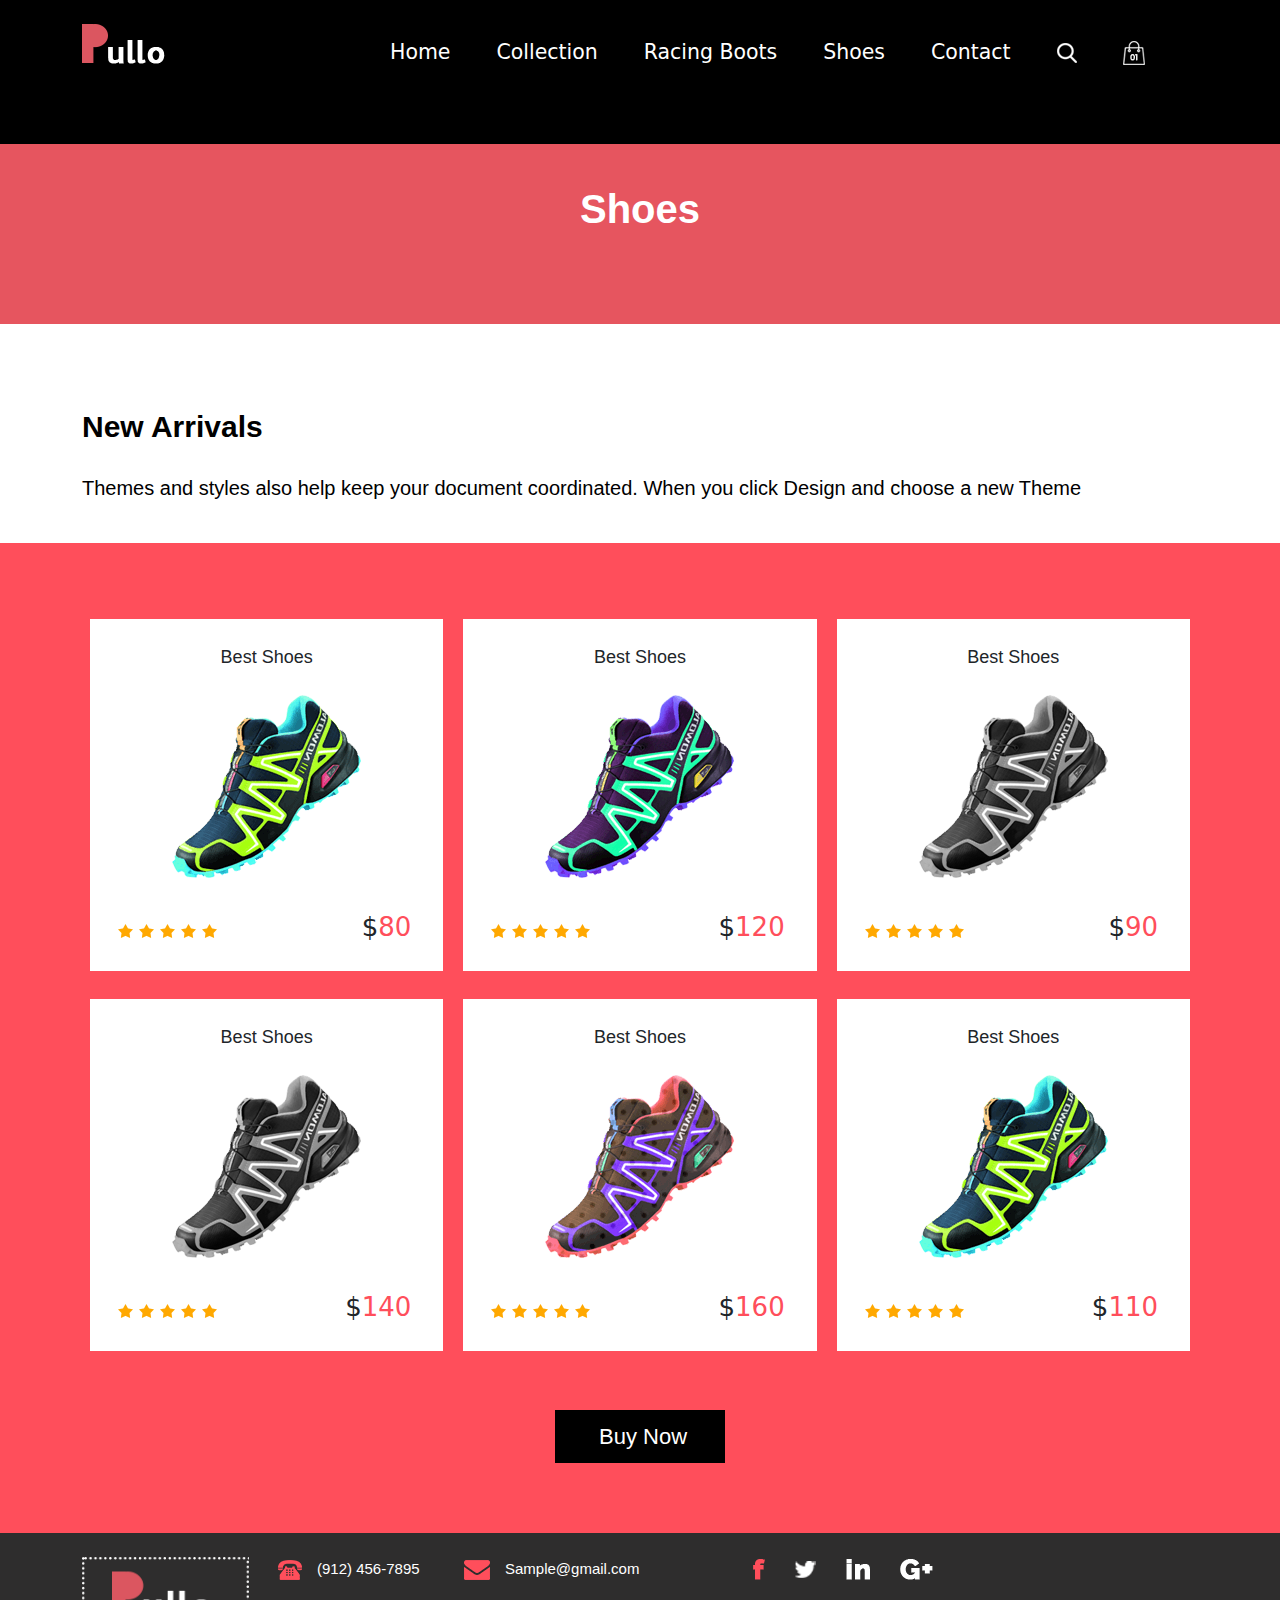
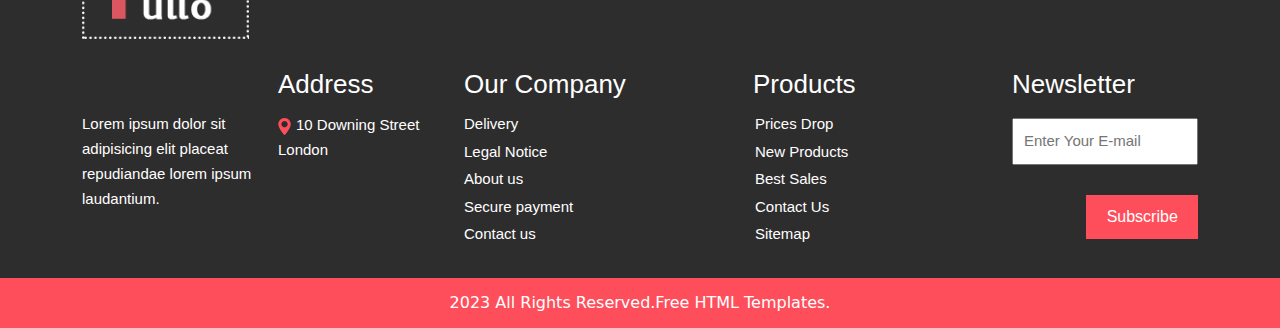
<file: new_arrivals.html>
<!DOCTYPE html>
<html>

<head>
    <meta charset="utf-8">
    <meta name="viewport" content="width=device-width, initial-scale=1">
    <link href="https://cdn.jsdelivr.net/npm/bootstrap@5.2.3/dist/css/bootstrap.min.css" rel="stylesheet">
    <script src="https://cdn.jsdelivr.net/npm/bootstrap@5.2.3/dist/js/bootstrap.bundle.min.js"></script>
    <link rel="stylesheet" href="css/new_arrivals.css">
    <title>New Arrivals</title>

</head>

<body>
     <!-- header section  -->
     <div class="header_section">
		<div class="container">
			<div class="row mb-2">
				<div class="col-sm-3 mt-4">
					<a class="header_logo" href="#"><img src="images/logo.png"></a>
				</div>
				<div class="col-sm-9 mt-4">
					<nav class="navbar navbar-expand-lg">
						<button class="navbar-toggler" type="button" data-bs-toggle="collapse"
							data-bs-target="#navbarHeaderContent">
							<span class="navbar-toggler-icon"></span>
						</button>
						<div class="collapse navbar-collapse" id="navbarHeaderContent">
							<ul class="navbar-nav">
								<li class="nav-item">
									<a class="nav-link" href="index.html">Home</a>
								</li>
								<li class="nav-item">
									<a class="nav-link" href="collection.html">Collection</a>
								</li>
                                <li class="nav-item">
                                    <a class="nav-link" href="racing_boots.html">Racing Boots</a>
                                </li>
								<li class="nav-item">
									<a class="nav-link" href="new_arrivals.html">Shoes</a>
								</li>
								<li class="nav-item">
									<a class="nav-link" href="contact.html">Contact</a>
								</li>
								<li>
									<a class="nav-link" href="#"><img src="images/search_icon.png"
											alt="search-icon"></a>
								</li>
								<li>
									<a class="nav-link" href="#"><img src="images/shop_icon.png" alt="shop-icon"></a>
								</li>
							</ul>
						</div>
					</nav>
				</div>
			</div>
		</div>
	</div>

<!-- new arrivals section start    -->
<div class="shoes_text"><strong>Shoes</strong></div>

    <div class="container">
        <div class="row new_arrivals_heading">
            <div class="col-sm-12">
                <h1>New Arrivals</h1>
                <p>Themes and styles also help keep your document coordinated. When you click Design and choose a new
                    Theme</p>
            </div>
        </div>
    </div>
    <div class="container-fluid new_arrivals mt-4">
        <div class="container arrivals pt-5">
            <div class="row justify-content-evenly man_shoes">

                <div class="col-sm-12 best_shoes pb-4">
                    <p class="best_shoes_text">Best Shoes</p>
                    <center>
                        <div class="shoes_img mt-4">
                            <img src="images\shoes-img9.png" class="img-fluid">
                        </div>
                    </center>

                    <div class="star_icon">
                        <ul>
                            <li><a href="#"><img src="images\star-icon.png" class="img-fluid"></a></li>
                            <li><a href="#"><img src="images\star-icon.png" class="img-fluid"></a></li>
                            <li><a href="#"><img src="images\star-icon.png" class="img-fluid"></a></li>
                            <li><a href="#"><img src="images\star-icon.png" class="img-fluid"></a></li>
                            <li><a href="#"><img src="images\star-icon.png" class="img-fluid"></a></li>
                        </ul>
                    </div>
                    <div class="shoes_price">
                        $<span style="color: #ff4e5b;">80</span>
                    </div>
                </div>

                <div class="col-sm-12 best_shoes pb-4">
                    <p class="best_shoes_text">Best Shoes</p>
                    <center>
                        <div class="shoes_img mt-4">
                            <img src="images\shoes-img5.png" class="img-fluid">
                        </div>
                    </center>
                    <div class="star_icon">
                        <ul>
                            <li><a href="#"><img src="images\star-icon.png" class="img-fluid"></a></li>
                            <li><a href="#"><img src="images\star-icon.png" class="img-fluid"></a></li>
                            <li><a href="#"><img src="images\star-icon.png" class="img-fluid"></a></li>
                            <li><a href="#"><img src="images\star-icon.png" class="img-fluid"></a></li>
                            <li><a href="#"><img src="images\star-icon.png" class="img-fluid"></a></li>
                        </ul>
                    </div>
                    <div class="shoes_price">
                        $<span style="color: #ff4e5b;">120</span>
                    </div>
                </div>

                <div class="col-sm-12 best_shoes pb-4">
                    <p class="best_shoes_text">Best Shoes</p>
                    <center>
                        <div class="shoes_img mt-4">
                            <img src="images\shoes-img7.png" class="img-fluid">
                        </div>
                    </center>
                    <div class="star_icon">
                        <ul>
                            <li><a href="#"><img src="images\star-icon.png" class="img-fluid"></a></li>
                            <li><a href="#"><img src="images\star-icon.png" class="img-fluid"></a></li>
                            <li><a href="#"><img src="images\star-icon.png" class="img-fluid"></a></li>
                            <li><a href="#"><img src="images\star-icon.png" class="img-fluid"></a></li>
                            <li><a href="#"><img src="images\star-icon.png" class="img-fluid"></a></li>
                        </ul>
                    </div>
                    <div class="shoes_price">
                        $<span style="color: #ff4e5b;">90</span>
                    </div>
                </div>

            </div>
            <div class="row justify-content-evenly man_shoes pb-4">
                <div class="col-sm-12 best_shoes pb-4">
                    <p class="best_shoes_text">Best Shoes</p>
                    <center>
                        <div class="shoes_img mt-4">
                            <img src="images\shoes-img7.png" class="img-fluid">
                        </div>
                    </center>
                    <div class="star_icon">
                        <ul>
                            <li><a href="#"><img src="images\star-icon.png" class="img-fluid"></a></li>
                            <li><a href="#"><img src="images\star-icon.png" class="img-fluid"></a></li>
                            <li><a href="#"><img src="images\star-icon.png" class="img-fluid"></a></li>
                            <li><a href="#"><img src="images\star-icon.png" class="img-fluid"></a></li>
                            <li><a href="#"><img src="images\star-icon.png" class="img-fluid"></a></li>
                        </ul>
                    </div>
                    <div class="shoes_price">
                        $<span style="color: #ff4e5b;">140</span>
                    </div>
                </div>
                <div class="col-sm-12 best_shoes pb-4">
                    <p class="best_shoes_text">Best Shoes</p>
                    <center>
                        <div class="shoes_img mt-4">
                            <img src="images\shoes-img8.png" class="img-fluid">
                        </div>
                    </center>
                    <div class="star_icon">
                        <ul>
                            <li><a href="#"><img src="images\star-icon.png" class="img-fluid"></a></li>
                            <li><a href="#"><img src="images\star-icon.png" class="img-fluid"></a></li>
                            <li><a href="#"><img src="images\star-icon.png" class="img-fluid"></a></li>
                            <li><a href="#"><img src="images\star-icon.png" class="img-fluid"></a></li>
                            <li><a href="#"><img src="images\star-icon.png" class="img-fluid"></a></li>
                        </ul>
                    </div>
                    <div class="shoes_price">
                        $<span style="color: #ff4e5b;">160</span>
                    </div>
                </div>
                <div class="col-sm-12 best_shoes pb-4">
                    <p class="best_shoes_text">Best Shoes</p>
                    <center>
                        <div class="shoes_img mt-4">
                            <img src="images\shoes-img9.png" class="img-fluid">
                        </div>
                    </center>
                    <div class="star_icon">
                        <ul>
                            <li><a href="#"><img src="images\star-icon.png" class="img-fluid"></a></li>
                            <li><a href="#"><img src="images\star-icon.png" class="img-fluid"></a></li>
                            <li><a href="#"><img src="images\star-icon.png" class="img-fluid"></a></li>
                            <li><a href="#"><img src="images\star-icon.png" class="img-fluid"></a></li>
                            <li><a href="#"><img src="images\star-icon.png" class="img-fluid"></a></li>
                        </ul>
                    </div>
                    <div class="shoes_price">
                        $<span style="color: #ff4e5b;">110</span>
                    </div>
                </div>
            </div>
            
            <center> <input type="button" class="arrivals_BuyNow_btn" value=" Buy Now"></center>
        </div>
    </div>
    

    <div class="main_footer pb-3">
		<div class="container pt-4">
			<div class="row footer_section-1 g-0">
				<div class="col-sm-6 col-lg-2 footer_logo">
					<a href="#"><img src="images\footer-logo.png" alt="logo" class="img-fluid"></a>
				</div>

				<div class="col-sm-6 col-lg-2 phone_details">
					<div class="phone_no">
						<img src="images\phone-icon.png" alt="phone"><span class="phone_text">(912) 456-7895</span>
					</div>
				</div>

				<div class="col-sm-6 col-lg-3 email_details">
					<div class="email">
						<img src="images\email-icon.png" alt="email"><span class="email_text">Sample@gmail.com</span>
					</div>
				</div>

				<div class="col-sm-6 col-lg-3 social_icons">
					<ul>
						<li><a href="#"><img src="images/fb-icon.png" alt="fb"></a></li>
						<li><a href="#"><img src="images/twitter-icon.png" alt="twitter"></a></li>
						<li><a href="#"><img src="images/in-icon.png" alt="in"></a></li>
						<li><a href="#"><img src="images/google-icon.png" alt="google"></a></li>
					</ul>
				</div>
				<div class="col-lg-2">
				</div>
			</div>

			<!-- footer_section-2 start       -->

			<div class="row footer_section-2 g-0">
				<div class="col-sm-4 col-md-6 col-lg-2 text">
					<p>Lorem ipsum dolor sit adipisicing elit placeat repudiandae lorem ipsum laudantium.
						</p>
				</div>

				<div class="col-sm-4 col-md-6 col-lg-2 address">
					<h3>Address</h3>
					<div class="map_icon">
						<img src="images/map-icon.png" alt="map">10 Downing Street <br> London
						<!-- <span class="address_text">10 Downing Street London </span> -->
					</div>
				</div>
				<div class="col-sm-4 col-md-6 col-lg-3 company_enquiry">
					<h3>Our Company</h3>
					<div class="delivery_text">
						<ul>
							<li>Delivery</li>
							<li>Legal Notice</li>
							<li>About us</li>
							<li>Secure payment</li>
							<li>Contact us</li>
						</ul>
					</div>
				</div>
				<div class="col-sm-6 col-md-6 col-lg-3 products_enquiry">
					<h3>Products</h3>
					<div class="delivery_text">
						<ul>
							<li>Prices Drop</li>
							<li>New Products</li>
							<li>Best Sales</li>
							<li>Contact Us</li>
							<li>Sitemap</li>
						</ul>
					</div>
				</div>
				<div class="col-sm-6 col-md-6 col-lg-2 newsletter">
					<h3>Newsletter</h3>
					<input class="News_Email_box" type="email" name="email" id="e-mail" placeholder="Enter Your E-mail">
					<br>
					<button class="News_Subscriber_btn" type="submit" value="Subscribe">Subscribe</button>
				</div>

			</div>
		</div>
	</div>
    <!-- *************  copyright section  ************* -->
    <div class="copyright">
		<p>2023 All Rights Reserved.Free HTML Templates.</p>
    </div>

</body>

</html>
</file>
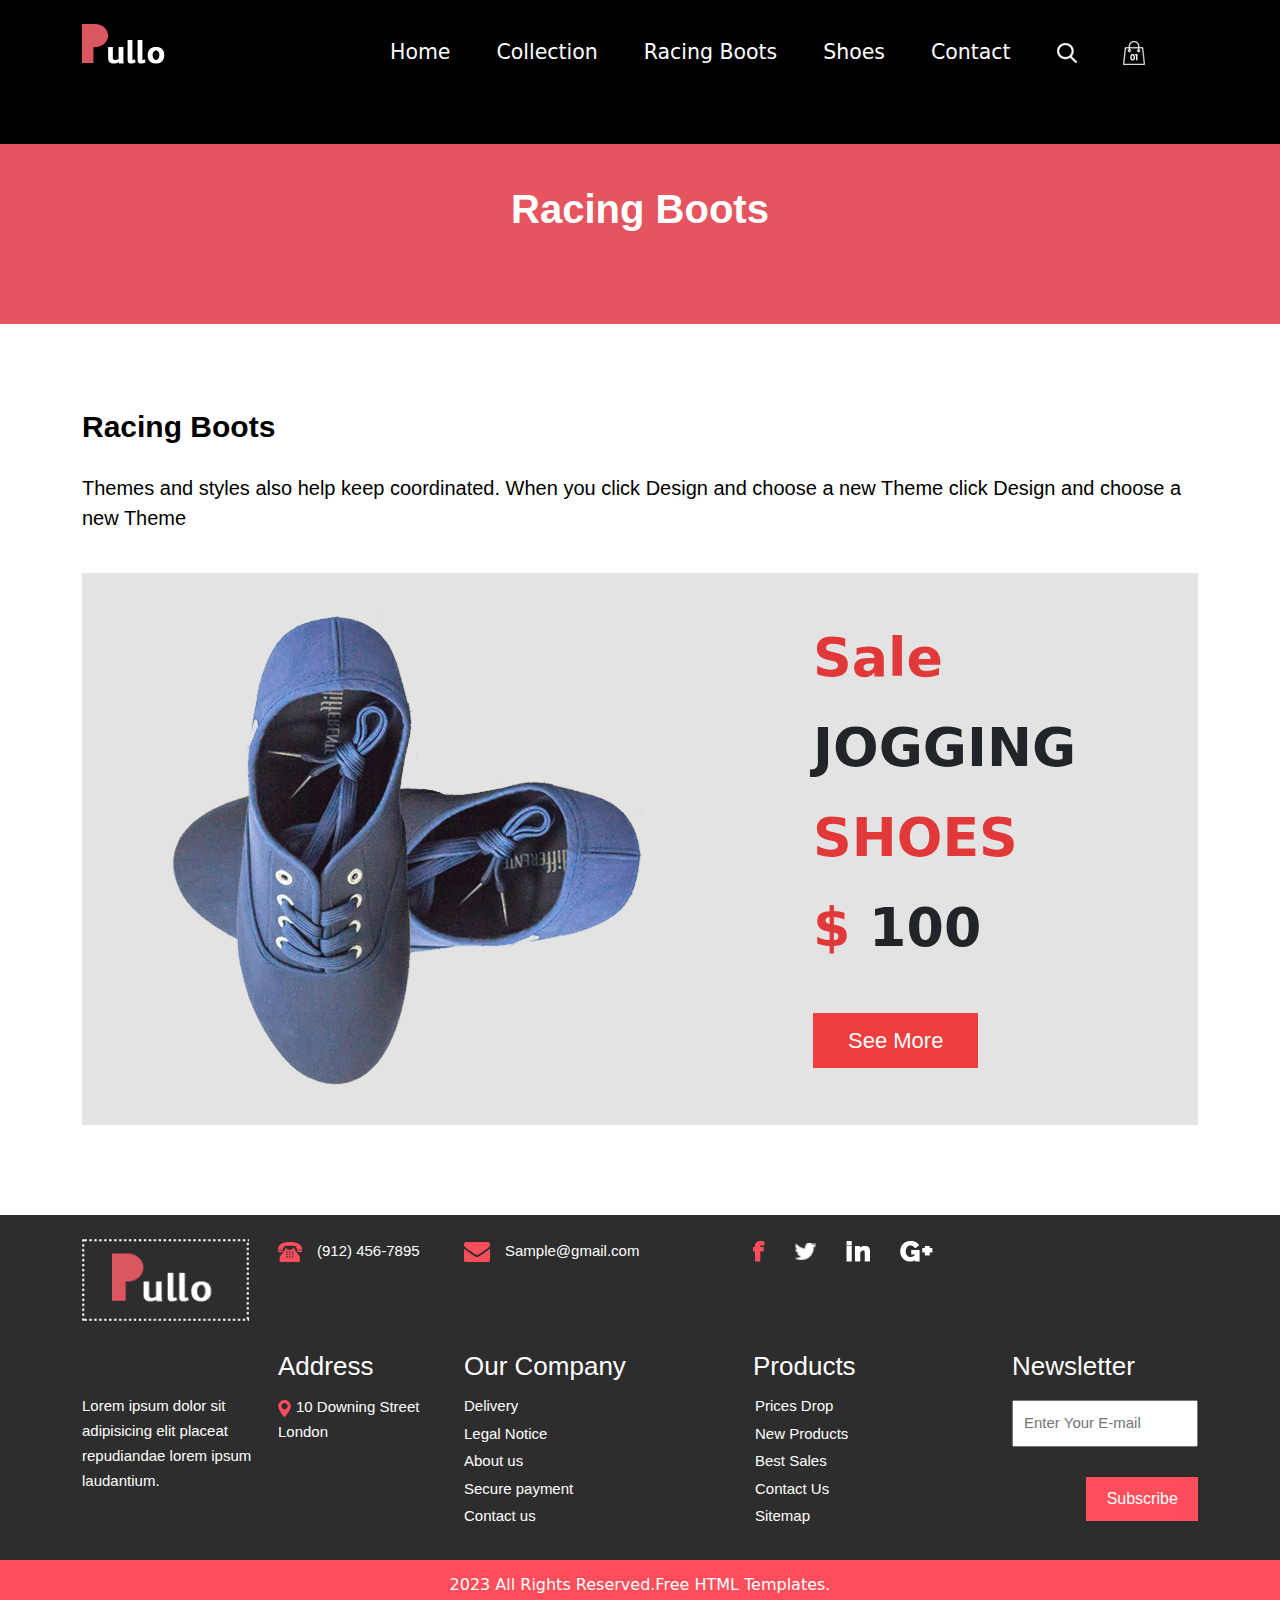
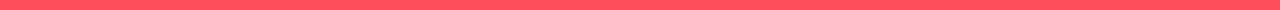
<file: racing_boots.html>
<!DOCTYPE html>
<html lang="en">

<head>
    <meta charset="UTF-8">
    <meta http-equiv="X-UA-Compatible" content="IE=edge">
    <meta name="viewport" content="width=device-width, initial-scale=1.0">
    <link href="https://cdn.jsdelivr.net/npm/bootstrap@5.2.3/dist/css/bootstrap.min.css" rel="stylesheet">
    <script src="https://cdn.jsdelivr.net/npm/bootstrap@5.2.3/dist/js/bootstrap.bundle.min.js"></script>
    <link rel="stylesheet" href="css/racing_boots.css">
    <title>Racing Boots</title>
</head>

<body>
    <!-- header section  -->
    <div class="header_section">
		<div class="container">
			<div class="row mb-2">
				<div class="col-sm-3 mt-4">
					<a class="header_logo" href="#"><img src="images/logo.png"></a>
				</div>
				<div class="col-sm-9 mt-4">
					<nav class="navbar navbar-expand-lg">
						<button class="navbar-toggler" type="button" data-bs-toggle="collapse"
							data-bs-target="#navbarHeaderContent">
							<span class="navbar-toggler-icon"></span>
						</button>
						<div class="collapse navbar-collapse" id="navbarHeaderContent">
							<ul class="navbar-nav">
								<li class="nav-item">
									<a class="nav-link" href="index.html">Home</a>
								</li>
								<li class="nav-item">
									<a class="nav-link" href="collection.html">Collection</a>
								</li>
								<li class="nav-item">
									<a class="nav-link" href="racing_boots.html">Racing Boots</a>
								</li>
								<li class="nav-item">
									<a class="nav-link" href="new_arrivals.html">Shoes</a>
								</li>
								<li class="nav-item">
									<a class="nav-link" href="contact.html">Contact</a>
								</li>
								<li>
									<a class="nav-link" href="#"><img src="images/search_icon.png" alt="search-icon"></a>
								</li>
								<li>
									<a class="nav-link" href="#"><img src="images/shop_icon.png" alt="shop-icon"></a>
								</li>
							</ul>
						</div>
					</nav>
				</div>
			</div>
		</div>
	</div>

    <!-- racing boots section start  -->
	<div class="shoes_text"><strong>Racing Boots</strong></div>

    <div class="container racing_boots_section">
        <div class="row racing_boots">
            <div class="col-sm-12">
                <h1>Racing Boots </h1>
                <p>Themes and styles also help keep coordinated. When you click Design and choose a new Theme
                    click Design and choose a new Theme
                </p>
            </div>
        </div>
        <div class="row mt-4 boots">
            <div class="col-lg-7 col-md-7 col-sm-12 boots_img">
                <center> <img src="images\shoes-img3.png" alt="shoes" class="img-fluid"></center>
            </div>
            <div class="col-lg-5 col-md-5 col-sm-12 boots_text">
                <strong><span style="color:rgb(225, 57, 57);">Sale</span> <br>JOGGING <br>
                    <span style="color:rgb(225, 57, 57) ;">SHOES <br> $</span> 100</strong>
                <br>
                <button class="racing_SeeMore_btn">See More</button>
            </div>
        </div>
    </div>
    <!-- racing boots section end  -->

	<div class="main_footer pb-3">
		<div class="container pt-4">
			<div class="row footer_section-1 g-0">
				<div class="col-sm-6 col-lg-2 footer_logo">
					<a href="#"><img src="images\footer-logo.png" alt="logo" class="img-fluid"></a>
				</div>

				<div class="col-sm-6 col-lg-2 phone_details">
					<div class="phone_no">
						<img src="images\phone-icon.png" alt="phone"><span class="phone_text">(912) 456-7895</span>
					</div>
				</div>

				<div class="col-sm-6 col-lg-3 email_details">
					<div class="email">
						<img src="images\email-icon.png" alt="email"><span class="email_text">Sample@gmail.com</span>
					</div>
				</div>

				<div class="col-sm-6 col-lg-3 social_icons">
					<ul>
						<li><a href="#"><img src="images/fb-icon.png" alt="fb"></a></li>
						<li><a href="#"><img src="images/twitter-icon.png" alt="twitter"></a></li>
						<li><a href="#"><img src="images/in-icon.png" alt="in"></a></li>
						<li><a href="#"><img src="images/google-icon.png" alt="google"></a></li>
					</ul>
				</div>
				<div class="col-lg-2">
				</div>
			</div>

			<!-- footer_section-2 start       -->

			<div class="row footer_section-2 g-0">
				<div class="col-sm-4 col-md-6 col-lg-2 text">
					<p>Lorem ipsum dolor sit adipisicing elit placeat repudiandae lorem ipsum laudantium.
						</p>
				</div>

				<div class="col-sm-4 col-md-6 col-lg-2 address">
					<h3>Address</h3>
					<div class="map_icon">
						<img src="images/map-icon.png" alt="map">10 Downing Street <br> London
						<!-- <span class="address_text">10 Downing Street London </span> -->
					</div>
				</div>
				<div class="col-sm-4 col-md-6 col-lg-3 company_enquiry">
					<h3>Our Company</h3>
					<div class="delivery_text">
						<ul>
							<li>Delivery</li>
							<li>Legal Notice</li>
							<li>About us</li>
							<li>Secure payment</li>
							<li>Contact us</li>
						</ul>
					</div>
				</div>
				<div class="col-sm-6 col-md-6 col-lg-3 products_enquiry">
					<h3>Products</h3>
					<div class="delivery_text">
						<ul>
							<li>Prices Drop</li>
							<li>New Products</li>
							<li>Best Sales</li>
							<li>Contact Us</li>
							<li>Sitemap</li>
						</ul>
					</div>
				</div>
				<div class="col-sm-6 col-md-6 col-lg-2 newsletter">
					<h3>Newsletter</h3>
					<input class="News_Email_box" type="email" name="email" id="e-mail" placeholder="Enter Your E-mail">
					<br>
					<button class="News_Subscriber_btn" type="submit" value="Subscribe">Subscribe</button>
				</div>

			</div>
		</div>
	</div>

	
    <!-- *************  copyright section  ************* -->
    <div class="copyright">
		<p>2023 All Rights Reserved.Free HTML Templates.</p>
    </div>

</body>

</html>
</file>
<file: css/style.css>
/* ********   header section start   **********/

.header_section
 {
	height: 100vh;
    background-size: 100% 100%;
    background-repeat: no-repeat;
}

.navbar ul {
    list-style: none;
}
.navbar ul li  
{
    font-size: 1.6vw;
    padding: 0px 15px;
}
.navbar li a
{
	color: white;
    padding: 0px 10px;
}
.navbar li a:hover
{
    color: #f3767f;
}

.man_para h2 {
    color: #ff4e5b;
    font-size: 40px;
    /* font-family: Adobe Ming Std L; */
    font-family: sans-serif;
    padding-top: 80px;
}

.man_para h1 {

    color: white;
    font-size: 50px;
    /* font-family: Adobe Ming Std L; */
    font-family: sans-serif;

}

.man_para p {
    color: white;
    padding-top: 20px;
}

.header-BuyNow_btn {
    font-size: 22px;
    /* font-family: Adobe Ming Std L; */
    font-family: sans-serif;
border: none;
    background-color: #ff4e5b;
    color: #ffffff;
    padding: 10px 35px;
    margin-top: 20px;

}

.header_SeeMore_btn {
    font-size: 22px;
    /* font-family: Adobe Ming Std L; */
    font-family: sans-serif;
    border: none;
    background-color: #ffffff;
    color: #ff4e5b;
    padding: 10px 35px;
    margin-top: 20px;
    margin-left: 20px;

}

.man_shoes_img img {
    height: 80vh;
    padding-top: 50px;
    padding-left: 50px;
}
/* header section media    */

@media screen and (min-width:320px) and (max-width:575px) {
    .header_section {
        height: auto;
        background-size: cover;
        background-repeat: no-repeat;
    }

    .header_logo img {
        margin-left: 35%;
    }

    .navbar {
        background-color: #e6555f;
        padding-left: 15px;
    }

    .navbar ul {
        list-style: none;
        margin-top: 5px;
    }

    .navbar ul li {
        font-size: 20px;
        padding: 7px 15px;
    }

    .navbar li a {
        color: white;
        padding: 0px 10px;
    }

    .man_para h2 {
        color: #e6555f;
        font-size: 30px;
        /* font-family: Adobe Ming Std L; */
        text-align: center;
        font-family: sans-serif;
        padding-top: 80px;
    }

    .man_para h1 {
        color: white;
        font-size: 35px;
        /* font-family: Adobe Ming Std L; */
        font-family: sans-serif;
        text-align: center;
    }

    .man_para p {
        color: white;
        padding-top: 20px;
        text-align: center;
    }
.btn_para
{
    text-align: center;
}
    .header-BuyNow_btn {
        font-size: 18px;
        padding: 10px 20px;
    }

    .header_SeeMore_btn {
        font-size: 18px;
        padding: 10px 15px;
    }

    .man_shoes_img img {
        height: auto;
        margin-bottom: 20px;
    padding-left: 20px;
        
    }
}

@media screen and (min-width:576px) and (max-width:768px) {
    .header_section {
        height: auto;
        background-size: 100% 100%;
        background-repeat: no-repeat;
    }

    .header_logo img {
        margin-left: 10px;
    }
.navbar button   
{
    background-color: white;
}
    .navbar {
        padding: 10px;
    }

    .navbar ul {
        list-style: none;
        margin-top: 5px;
    }

    .navbar ul li {
        font-size: 20px;
        padding: 10px 10px;
    }

    .navbar li a {
        color: white;
        padding: 0px 10px;
    }

    .man_para h2 {
        color: #e6555f;
        font-size: 28px;
        font-family: sans-serif;
        padding-top: 30px;
    }

    .man_para h1 {
        padding-top: 10px;
        color: white;
        font-size: 35px;
        font-family: sans-serif;
    }

    .man_para p {
        color: white;
        text-align: justify;
        padding-top:20px;
    }

    .header-BuyNow_btn {
        font-size: 19px;
        margin-top: 0px;
        padding: 10px 15px;
        float: left;
    }

    .header_SeeMore_btn {
        font-size: 19px;
        margin-top: 0px;
        margin-bottom: 10px;
        padding: 10px 15px;
       
    }

     .man_shoes_img img {
        padding-bottom:50px;
    } 
}

@media screen and (min-width:769px) and (max-width:1024px) {
   .navbar button    
   {
    background-color: white;
   }
    .navbar ul {
        list-style: none;
        margin-top: 10px;
    }

    .navbar ul li {
        font-size: 22px;
        padding: 10px 15px;
    }

    .man_para h2 {
        padding-top: 100px;
    }
    .header-BuyNow_btn {
       font-size: 21px;
        padding: 8px 32px;
        margin-top: 20px;
    
    }
    
    
    .header_SeeMore_btn {
        font-size: 21px;
        padding: 8px 32px;
    }
  
}

@media screen and (min-width:992px) and (max-width:1199px) {
    .navbar ul li {
        font-size: 1.6vw;
        padding: 0px 12px;
    }
}

@media screen and (min-width:1025px) and (max-width:1199px) {
    .man_para h2 {
        padding-top: 90px;
        padding-left: 50px;
    }

    .man_para h1 {
        padding-left: 50px;
        padding-top: 20px;
    }

    .man_para p {
        padding-top: 20px;
        padding-left: 50px;
    }


    .header_SeeMore_btn {
        margin-left: 20px;

    }
    .man_shoes_img img {
height: 85vh;
        padding-top: 30px;
    }

}

@media screen and (min-width:1200px) and (max-width:1440px)
 {
    .man_para h2 {
        padding-top: 90px;
        padding-left: 50px;
    }

    .man_para h1 {
        padding-left: 50px;
        padding-top: 10px;
    }

    .man_para p {
        padding-top: 20px;
        padding-left: 50px;
    }

    .header_SeeMore_btn {
        margin-left: 20px;

    }
 }
/* ********* header section end  ********** */

/* ***********  new collection section start  *********** */

.new_collection_text h1 {
    font-size: 30px;
    font-family: sans-serif;
    color: black;
    padding-top: 85px;
    font-weight: bold;
}

.new_collection_text p {
    font-size: 20px;
    font-family: sans-serif;
    color: black;
    padding-top: 20px;
}

.collection {
    margin-top: 30px;
}

.collection_box-1 {
    box-sizing: border-box;
    padding-top: 50px;
    position: relative;
    box-shadow: 0px 0px 5px 2px gray;
}

.collection_new_btn {
    height: 50px;
    width: 22%;
    background-color: black;
    color: white;
    font-size: 20px;
    font-family: sans-serif;
    position: absolute;
    top: 0;
    left: 0;
}

.collection_box-2 {
    box-sizing: border-box;
    padding-top: 75px;
    box-shadow: 0px 0px 5px 2px gray;

}

.collection_SeeMore_btn {
    height: 55px;
    width: 170px;
    /* width: 15%; */
    background-color: rgb(238, 62, 62);
    color: white;
    font-size: 20px;
    font-family: sans-serif;
    margin-top: 30px;
    margin-bottom: 20px;
    border: none;

}

.collection_men_text {
    width: 28%;
    /* font-size: 21px; */
    font-size: 3.2vh;
    font-family: sans-serif;
    border-bottom: 1px solid black;
    margin-top: 20px;
}

.collection_dollar_sign {
    font-size: 4vh;
    font-family: sans-serif;
}

/* new collection section start    */

@media screen and (min-width:320px) and (max-width:575px) {
    .new_collection_text h1 {
        padding-left: 10px;
    }

    .new_collection_text p {
        padding-left: 10px;
    }

    .collection_box-1 {
        height: auto;
        width: 90%;
        margin: auto;
        box-shadow: 0px 0px 10px 2px gray;

    }

    .collection_box-2 {
        height: auto;
        width: 90%;
        margin: 30px auto;
        background-size: cover;
        box-shadow: 0px 0px 10px 2px gray;

    }

    .collection_new_btn {
        width: 28%;
    }
}

@media screen and (min-width:576px) and (max-width:767px) {
    .new_collection_text h1 {
        padding-left: 10px;
    }

    .new_collection_text p {
        padding-left: 10px;
    }

    .collection_box-1 {
        height: 480px;
        width: 90%;
        margin: auto;
        box-shadow: 0px 0px 10px 2px gray;

    }

    .collection_box-2 {
        height: 480px;

        width: 90%;
        margin: 30px auto;
        background-size: cover;
        box-shadow: 0px 0px 10px 2px gray;

    }

    .collection_new_btn {
        width: 28%;
    }

}

@media screen and (min-width:768px) and (max-width:1024px) {
    .new_collection_text h1 {
        padding-left: 18px;
    }

    .new_collection_text p {
        padding-left: 18px;
    }

    .collection {
        justify-content: center;
    }

    .collection_box-1 {
        height: auto;
        width: 46%;
    }

    .collection_box-2 {
        height: auto;
        width: 46%;
        background-size: cover;
    }

    .collection_SeeMore_btn {
        margin-top: 40px;
    }
}

@media screen and (min-width:1025px) and (max-width:1199px) {
    .collection {
        justify-content: center;
    }

    .collection_box-1 {
        width: 48%;
    }

    .collection_box-1 {
        height: auto;
        width: 48%;
    }

    .collection_box-2 {
        width: 48%;
        height: auto;
        background-size: cover;
    }

    .collection_SeeMore_btn {
        margin-top: 40px;
    }
}

@media screen and (min-width:1200px) and (max-width:1440px) {
    .new_collection_text h1 {
        padding-left: 12px;
    }

    .new_collection_text p {
        padding-left: 12px;
    }

    .collection {
        justify-content: center;
    }

    .collection_box-1 {
        width: 48%;
    }

    .collection_box-2 {
        width: 48%;
        background-size: cover;
    }

    .collection_SeeMore_btn {
        margin-top: 40px;
        font-size: 25px;
    }
}

@media screen and (min-width:1441px) {
    .new_collection_text h1 {
        padding-left: 12px;
    }

    .new_collection_text p {
        padding-left: 12px;
    }

    .collection {
        justify-content: center;
    }

    .collection_box-1 {
        width: 48%;
    }

    .collection_box-2 {
        width: 48%;
        background-size: cover;
    }

    .collection_SeeMore_btn {
        margin-top: 40px;
    }

}

/**********  new collection section end  *********/

/* ***********   racing boots start  ************  */
.racing_boots h1 {
    font-size: 30px;
    font-family: sans-serif;
    color: black;
    padding-top: 85px;
    font-weight: bold;
}

.racing_boots p {
    font-size: 20px;
    font-family: sans-serif;
    color: black;
    padding-top: 20px;
}

.boots {
    /* height: 90vh; */
    /* width: 99%; */
    height: auto;
    margin: auto;
    box-sizing: border-box;
    background-color: rgb(228, 227, 227);

}

.boots_img {
    box-sizing: border-box;

}

.boots_text {
    font-size: 4.2vw;
    box-sizing: border-box;
    padding-top: 60px;
    padding-left: 80px;
    line-height: 80px;
    text-align: justify;
}

.racing_SeeMore_btn {
    height: 55px;
    width: auto;
    font-size: 22px;
    font-family: sans-serif;
    background-color: rgb(238, 62, 62);
    color: #ffffff;
    margin-top: 40px;
    padding: 20px 35px;
    border: none;
    line-height: 0;
}

/* racing  boots section end   */

/* racing boots media start    */
@media screen and (min-width:320px) and (max-width:575px) {
    .racing_boots h1 {
        padding-left: 10px;
    }

    .racing_boots p {
        padding-left: 10px;
    }

    .boots {
        margin: 0px 5px 0px 5px;
    }

    .boots_img {
        padding: 20px 14px;
        margin: auto;
    }

    .boots_text {
        width: 90%;
        margin: auto;
        font-size: 45px;
        padding: 30px 0px 30px 15px;
        line-height: 80px;
    }

    .racing_SeeMore_btn {
        padding: 8px 20px;
        font-size: 17px;
        margin-top: 15px;
    }
}

@media screen and (min-width:576px) and (max-width:767px) {


    .boots_img {
        padding: 25px 14px;
        width: 90%;
        margin: auto;
    }

    .boots_text {
        width: 90%;
        margin: auto;
        /* font-size: 45px; */
        line-height: 80px;
        padding: 30px 0px 30px 30px;
    }

    .racing_SeeMore_btn {
        padding: 8px 30px;
    font-size: 17px;
margin-top: 15px;
    }
}

@media screen and (min-width:768px) and (max-width:991px) {
    .boots {
        margin: 0px 3px;
    }

    .boots_img {
        padding: 75px 40px;
       
    }
    .boots_text {
        /* font-size: 45px; */
        line-height: 80px; 
        padding: 20px 0px 40px 60px;
    }
    .racing_SeeMore_btn {
        margin: 30px 0px 0px 0px;
        padding: 8px 20px;

    }

}

@media screen and (min-width:992px) and (max-width:1024px) {

    .boots_img {
        padding: 30px 40px;
    }
    .boots_text
    {
        font-size: 50px;
        padding: 30px 0px 20px 100px;
      
    }
}

@media screen and (min-width:1025px) and (max-width:1199px)
 {

    .boots_img {
        padding: 30px 40px;
        
    }
    .boots_text
    {
        font-size: 55px;

        padding: 40px 0px 20px 100px;
    }
}

@media screen and (min-width:1200px) and (max-width:1440px) {
    .boots_img {
        padding: 40px 50px;
        
    }
    .boots_text
    {
        font-size: 55px;

        line-height: 90px;
        padding-top: 40px;
    }
}
@media screen and (min-width:1441px) {
    .boots_img {
        padding: 40px 50px;
        
    }
    .boots_text
    {
        line-height: 90px;
        padding-top: 40px;
    }
}
/************ racing boots media end   ***********/

/* ***********  new arrivals start   ************* */
.new_arrivals_heading h1 {
    font-size: 30px;
    font-weight: bold;
    color: black;
    padding-top: 85px;
    font-family: sans-serif;
}

.new_arrivals_heading p {
    font-size: 20px;
    color: black;
    padding-top: 20px;
    font-family: sans-serif;

}

.new_arrivals {
    height: auto;
    background-color: #ff4e5b;
    padding-bottom: 70px;
}

.best_shoes {
    height: auto;
    width: 31%;
    background-color: white;
    box-sizing: border-box;
    margin-top: 28px;
}

.best_shoes_text {
    text-align: center;
    padding-top: 25px;
    font-weight: 500;
    font-size: 18px;
    font-family: sans-serif;

}


.shoes_img {
    height: auto;
    box-sizing: border-box;
    margin-bottom: 10px;
}


.star_icon {
    margin-top: 30px;
    width: 40%;
    margin-left: 10px;
    float: left;
}

.star_icon ul {
    margin: 0;
    padding: 0;
    display: inline-flex;

}

.star_icon ul li {
    list-style: none;
    padding-left: 6px;
}

.star_icon a {
    text-decoration: none;
}

.shoes_price {
    box-sizing: border-box;
    font-size: 30px;
    float: right;
    margin-top: 20px;
    margin-right: 10px;
}

.arrivals_BuyNow_btn {
    font-size: 22px;
    font-family: sans-serif;
    background-color: black;
    color: #ffffff;
    box-sizing: border-box;
    padding: 10px 38px;
    margin-top: 35px;
    border: none;
}

/* media queries start     */
@media screen and (min-width:320px) and (max-width:575px) {
    .new_arrivals_heading h1 {
        padding-left: 10px;
        padding-top: 75px;
    }

    .new_arrivals_heading p {
        padding-left: 10px;
        padding-top: 10px;
    }

    .new_arrivals {
        margin-top: 25px;
    }

    .best_shoes_text {
        padding-top: 10px;
        font-size: 16px;

    }

    .star_icon {
        margin-top: 15px;
        width: 100%;
        margin-left: 0px;
        padding-bottom: 5px;
    }

    .star_icon ul {
        display: flex;
        justify-content: center;
    }

    .star_icon ul li {
        padding-left: 2px;
    }

    /* .star_icon ul li img {
        height: 12px;
        width: 12px;
    } */

    .shoes_price {
        float: none;
        margin: 0px auto;
        text-align: center;
        margin-right: 0px;
        font-size: 20px;
    }

    .arrivals_BuyNow_btn {
        font-size: 16px;
        padding: 5px 20px;
    }

}

@media screen and (min-width:576px) and (max-width:767px) {

    .star_icon {
        margin-top: 15px;
        width: 100%;
        margin-left: 0px;
        padding-bottom: 5px;
    }

    .star_icon ul {
        display: flex;
        justify-content: center;
    }

    .shoes_price {
        float: none;
        margin: 0px auto;
        text-align: center;
        margin-right: 0px;
        font-size: 24px;
    }
}
@media screen and (min-width:768px) and (max-width:1024px)
 {

    .star_icon {
        margin-top: 15px;
        width: 100%;
        margin-left: 0px;
        padding-bottom: 5px;
    }

    .star_icon ul {
        display: flex;
        justify-content: center;
    }

    .shoes_price {
        float: none;
        margin: 0px auto;
        text-align: center;
        margin-right: 0px;
        font-size: 24px;
    }

}

@media screen and (min-width:1025px) and (max-width:1199px) {
    .shoes_price {
     margin-right: 20px;
        font-size: 26px;
    }

}

@media screen and (min-width:1200px) and (max-width:1440px) {
    .shoes_price {
     margin-right: 20px;
        font-size: 26px;
    }

}
 /* ************  new arrivals end  ************* */

 /* *************   contact section start  ********** */
 
.contact_text h1
{
font-size: 32px;
font-family: sans-serif;
padding-left: 100px;
font-weight: bold;
}

.form-section
{
  height: 100%;
  box-sizing: border-box;
}
.contact_form
{
  height: auto;
  width: 85%;
  margin-left:100px ;
background-color:rgb(46, 45, 45) ;

}
.contact_form
.form_control
{
    height: 52px;
    width: 88%;
    margin: 17px 0px 17px 0px;
    font-size: 22px;
    font-family: sans-serif;
}
.contact_form textarea   
{
  min-height: 150px;
}


.form_Send_btn
{
  width: 28%;
        font-size: 22px;
    font-family: sans-serif;
        color: #ffffff;
        background-color: #ff4e5b;
        padding: 10px 0px;
        margin-top: 35px;
        margin-bottom: 50px;
    border: none;
}
.shop
{
height: auto;
  position: relative;
  box-sizing: border-box;
}
.shop img 
{
  height: 100%;
  width: 100%;
margin-left: 15px;
}
.our_shop_btn
{
    width: 18%;
    padding: 5px 0px;
    position: absolute;
    top: 50%;
    left: 43%;
    font-size: 16px;
    font-family: sans-serif;
border: none;

}

@media screen and (min-width:320px) and (max-width:575px) {
  .contact_text h1
{
font-size: 30px;
padding-left: 10px;
}

.contact_form
{
  width: 100%;
  margin-left:0px;
}
.contact_form
.form_control
{
    height: 42px;
    margin: 12px 0px 12px 0px;
    font-size: 18px;
}
.form_Send_btn
{
  width: 20%;
  font-size: 12px;
  padding: 6px 0px;
  margin-top: 15px;
  margin-bottom: 20px;
}
.shop
{
  margin-top: 10px;
}
.shop img 
{
margin-left: 0px;
}
.our_shop_btn
{
    width: 15%;
    font-size: 10px;

}

}
@media screen and (min-width:576px) and (max-width:767px) {
  .contact_text h1
  {
  font-size: 30px;
  padding-left: 10px;
  }
  
  .contact_form
  {
    width: 100%;
    margin-left:0px;
  }
  .contact_form
  .form_control
  {
      height: 42px;
      margin: 12px 0px 12px 0px;
      font-size: 18px;
  }
  .form_Send_btn
  {
    width: 17%;
    font-size: 16px;
    padding: 6px 0px;
    margin-top: 15px;
    margin-bottom: 20px;
  }
  .shop
  {
    margin-top: 20px;
  }
  .shop img 
  {
    height:100%;
    width: 100%;
margin-left: 0px;
  
  }
  .our_shop_btn
  {
      width: 15%;
      font-size: 14px;
  
  }
  
}
@media screen and (min-width:768px) and (max-width:991px) 
{
  .contact_text h1
  {
  padding-left: 10px;
  }
.contact_form
{
  width: 98%;
  margin-left: 10px;
}
.contact_form
.form_control
{
    height: 42px;
    margin: 12px 0px 12px 0px;
    font-size: 18px;
}
  .form_Send_btn
  {
    width: 27%;
    font-size: 16px;
  padding: 8px 10px;
  margin-top: 25px;
  }
  .shop img       
  {
margin-left: -5px;
  }
  .our_shop_btn
  {
    width: 20%;
  padding: 5px 0px;
  font-size: 14px;
  
  }
}

@media screen and (min-width:992px) and (max-width:1199px) 
{
  .contact_text h1
  {
  padding-left: 10px;
  }
.contact_form
{
  width: 98%;
  margin-left: 10px;
}
.contact_form
.form_control
{
    height: 42px;
    margin: 12px 0px 12px 0px;
    font-size: 18px;
}
  .form_Send_btn
  {
    width: 25%;
    font-size: 16px;
  padding: 8px 5px;
  margin-top: 25px;
  }

  .shop img       
  {
margin-left: -3px;
/* margin-right: 5px; */
  }
  .our_shop_btn
  {
    width: 20%;
  padding: 5px 0px;
  font-size: 14px;
  
  }
}

@media screen and (min-width:1200px) and (max-width:1440px)
{

  .contact_text h1
  {
  font-size: 32px;
  }
  .contact_form
  .form_control
  {
      font-size: 20px;
  }
  .form_Send_btn
  {
    width: 25%;
    font-size: 20px;
    padding: 7px 0px;
    margin-top: 35px;
  }
 
}
@media screen and (min-width:1441px) 
{

  .contact_text h1
  {
  font-size: 32px;
  }
  
  .contact_form
  .form_control
  {
      font-size: 20px;
  }
  
  .form_Send_btn
  {
    width: 25%;
    font-size: 20px;
    padding: 7px 0px;
    margin-top: 35px;
  }

}
 /* *************   contact section end  ********** */

 /* ************  footer section start  ************ */
 .main_footer {
	font-family: Arial, Helvetica, sans-serif;
	background-color:rgb(46, 45, 45) ;
	color: #fff;
    margin-top: 100px;
}

@media screen and (min-width:320px) and (max-width:575px) 
{
    /* footer-section-1  start */

.phone_no
{
    margin-top:20px;
}
.phone_text {
	font-size: 13px;
    padding-left: 15px;
}
.email
{
margin-top: 20px;
}
.email_text {
	font-size: 13px;
    padding-left: 15px;
}

.social_icons ul    
{
    display: flex;
	list-style: none;
    margin-top: 20px;
    padding-left: 0;
}
.social_icons ul li
{
    padding: 0px 40px 0px 0px;
}

/* footer_section-1 end   */

/* footer_section-2 start   */
.text
{
padding-top: 20px;
}
.text p  
{
    line-height: 25px;
	font-size: 13px;
}
.address
{
    margin-bottom: 15px;
}
.map_icon
{
    font-size: 13px;
}
.map_icon img    
{
	/* width: 10px; */
    margin-right: 5px;
}
.company_enquiry 
{
    margin-top: 50px;
}

.delivery_text ul
{
	list-style: none;
    padding-left: 0;
}
.delivery_text ul li   
{
    font-size: 13px;
    padding-top: 5px;
}
.News_Email_box
{
    width: 100%;
    margin-top: 10px;
    font-size: 13px;
    padding: 10px 10px;
}
.News_Subscriber_btn
{
    width: 40%;
    font-size: 16px;
    border: none;
    text-align: center;
    background-color: #ff4e5b;
    color: #ffffff;
	padding: 10px 0px;
    margin-top: 30px;
    float: right;
}
}
@media screen and (min-width:576px) and (max-width:767px) 
{
   /* footer-section-1  start */
   .phone_no
   {
       margin-top:20px;
   }
   .phone_text {
       font-size: 14px;
       padding-left: 15px;
   }
   .email
   {
   margin-top: 20px;
   }
   .email_text 
   {
       font-size: 14px;
       padding-left: 15px;
   }
   
   .social_icons ul    
   {
    display: flex;
	list-style: none;
       margin-top: 20px;
       padding-left: 0;
   }
   .social_icons ul li
   {
       padding: 0px 40px 0px 0px;
   }
  
   /* footer_section-1 end   */
   
   /* footer_section-2 start   */
   .footer_section-2
   {
    padding-top: 20px;
   }
   .text
   {
   padding-top: 43px;
   }
   .text p  
   {
       line-height: 25px;
       font-size: 14px;
   }
   .map_icon
   {
       font-size: 14px;
       padding-top: 4px;
       line-height: 25px;

   }
   .map_icon img    
   {
       /* width: 10px; */
       margin-right: 5px;
   }
   .delivery_text ul
   {
  
	list-style: none;
       padding-left: 0;
   }
   .delivery_text ul li   
   {
       font-size: 14px;
       padding-top: 5px;
   }
   .News_Email_box
   {
    margin-top: 10px;
       width: 100%;
       font-size: 14px;
       padding: 10px 10px;
   }
   .News_Subscriber_btn
   {
       width: 50%;
       font-size: 16px;
       border: none;
       text-align: center;
       background-color: #ff4e5b;
       color: #ffffff;
       padding: 10px 0px;
       margin-top: 30px;
       float: right;
   }
}
@media screen and (min-width:768px) and (max-width:991px) {
/* footer-section-1  start */
.phone_no
{
    margin-top:20px;
}
.phone_text
 {
    font-size: 14px;
    padding-left: 15px;
}
.email
{
margin-top: 20px;
}
.email_text {
    font-size: 14px;
    padding-left: 15px;
}

.social_icons ul    
{display: flex;
	list-style: none;
    margin-top: 20px;
    padding-left: 0;
}
.social_icons ul li
{
    padding: 0px 40px 0px 0px;

}

/* footer_section-1 end   */

/* footer_section-2 start   */
.footer_section-2
{
 padding-top: 20px;
}
.text
{
padding-top: 43px;
}
.text p  
{
    line-height: 25px;
    font-size: 14px;
}
.map_icon
{
    font-size: 14px;
    padding-top: 4px;
    line-height: 25px;

}
.map_icon img    
{
    /* width: 10px; */
    margin-right: 5px;
}
.delivery_text ul
{
	list-style: none;
    padding-left: 0;
}
.delivery_text ul li   
{
    font-size: 14px;
    padding-top: 5px;
}
.News_Email_box
{
    margin-top: 10px;
    width: 90%;
    font-size: 14px;
    padding: 10px 10px;
}
.News_Subscriber_btn
{
    width: 50%;
    font-size: 16px;
    border: none;
    text-align: center;
    background-color: #ff4e5b;
    color: #ffffff;
    padding: 10px 0px;
    margin-top: 30px;
    margin-right: 35px;
    float: right;
}
}

@media screen and (min-width:992px) and (max-width:1199px) {
    .footer_logo img
    {
        width: 80%;
        /* height: 80%; */
    }
   
     .phone_no  
{
padding-left: 0px;
} 
.phone_text {
    font-size: 12px;
    padding-left: 10px;
}
 .email   
{
    padding-left: 0px;

} 
.email_text {
    font-size: 12px;
    padding-left: 10px;
}

.social_icons ul    
{
    display: flex;
	list-style: none;
    padding-left: 0;
}
.social_icons ul li
{
    padding: 0px 30px 0px 0px;
}

/* footer_section-1 end   */

/* footer_section-2 start   */
.footer_section-2
{
 padding-top: 20px;
}
.text
{
padding-top: 40px;
}
.text p  
{
    line-height: 25px;
    font-size: 12px;
}
.address h3
{
    font-size: 20px;
}
.map_icon
{
    font-size: 12px;
    padding-top: 4px;
    line-height: 25px;
}
.map_icon img    
{
    /* width: 10px; */
    margin-right: 5px;
}
.company_enquiry h3
{
    font-size: 20px;

}
.delivery_text ul
{
	list-style: none;
    padding-left: 0;
}
.delivery_text ul li   
{
    font-size: 12px;
    padding-top: 5px;
}
.products_enquiry h3   
{
    font-size: 20px;
}
.newsletter h3{
    font-size: 20px;
}
.News_Email_box
{
    width: 100%;
    font-size: 12px;
    padding: 10px 10px;
    margin-top: 10px;
}
.News_Subscriber_btn
{
    width: 60%;
    font-size: 16px;
    border: none;
    text-align: center;
    background-color: #ff4e5b;
    color: #ffffff;
    padding: 10px 0px;
    margin-top: 30px;
    float: right;
}
}   
@media screen and (min-width:1200px) and (max-width:1440px) {
    .footer_logo img
    {
        width: 90%;
    }
.phone_no  
{
padding-left: 10px;
} 
.phone_text {
    font-size: 15px;
    padding-left: 15px;
}
 .email   
{
    padding-left: 10px;

} 
.email_text {
    font-size: 15px;
    padding-left: 15px;
}

.social_icons ul    
{
    display: flex;
    list-style: none;
    padding-left: 20px;
}
.social_icons ul li
{
    padding: 0px 30px 0px 0px;

}

/* footer_section-1 end   */

/* footer_section-2 start   */
.footer_section-2
{
 padding-top: 30px;
}
.text
{
padding-top: 42px;
}
.text p  
{
    line-height: 25px;
    font-size: 15px;
}
.address h3
{
    font-size: 26px;
    padding-left: 10px;

}
.map_icon
{
    font-size: 15px;
    padding-top: 4px;
    padding-left: 10px;
    line-height: 25px;

}
.map_icon img    
{
    /* width: 10px; */
    margin-right: 5px;
}
.company_enquiry h3
{
    font-size: 26px;
padding-left: 10px;
}
.delivery_text ul
{
    list-style: none;
    padding-left: 10px;
}
.delivery_text ul li   
{
    font-size: 15px;
    padding-top: 5px;
}

.products_enquiry h3   
{
    padding-left: 20px;
    font-size: 26px;
}
.products_enquiry .delivery_text ul li   
{
    font-size: 15px;
    padding-top: 5px;
    padding-left: 12px;
}
.newsletter h3{
    font-size: 26px;
}
.News_Email_box
{
    width: 100%;
    font-size: 15px;
    padding: 10px 10px;
    margin-top: 10px;
}
.News_Subscriber_btn
{
    width: 60%;
    font-size: 16px;
    border: none;
    text-align: center;
    background-color: #ff4e5b;
    color: #ffffff;
    padding: 10px 0px;
    margin-top: 30px;
    float: right;
}

}
/* **********   footer section end   ********** */

/* ***********  copyright section  ************ */
.copyright
{
    height: 50px;
    width: 100%;
    background-color: #ff4e5b;
    color:  #ffffff;
text-align: center;
line-height: 50px;
}
</file>
<file: css/collection.css>
/* header_section  */
.header_section
{
    height: 16vh;
    background-color: black;
}
.navbar ul {
    list-style: none;
    padding-top: 5px;
}
.navbar ul li  
{
    font-size: 1.6vw;
    padding: 0px 15px;
}
.navbar li a
{
	color: white;
    padding: 0px 10px;
}
.navbar li a:hover
{
    color: #f3767f;
}

@media screen and (min-width:320px) and (max-width:575px) {
    .header_section {
        height: 25vh;
    }

    .header_logo img {
        margin-left: 40%;
    } 

    .navbar {
        background-color: #e6555f;
        padding-left: 15px;
        margin-top: -10px;
    }

    .navbar ul {
        list-style: none;
    }

    .navbar ul li {
        font-size: 20px;
        padding: 7px 15px;
    }

    .navbar li a {
        color: white;
        padding: 0px 10px;
    }
}

@media screen and (min-width:576px) and (max-width:768px) {
    .header_section {
        /* height: 16vh; */
    height: auto;
    padding-bottom: 15px;
    }
.navbar button  
{
    background-color: white;
}
    .navbar {
        padding-top: 5px;
    }

    .navbar ul {
        list-style: none;
    }

    .navbar ul li {
        font-size: 20px;
        padding: 5px 10px;
    }

    .navbar li a {
        color: white;
        padding: 0px 10px;
    }

}

@media screen and (min-width:769px) and (max-width:1024px) {
    .header_section {
        /* height: 16vh; */
    height: auto;
    padding-bottom: 15px;
    }
    .navbar button  
    {
        background-color: white;
    }
    .navbar ul {
        list-style: none;
        margin-top: 10px;
    }

    .navbar ul li {
        font-size: 21px;
        padding: 10px 15px;
    }
}

@media screen and (min-width:992px) and (max-width:1199px) {
    .navbar ul li {
        font-size: 1.6vw;
        padding: 0px 12px;
    }
}


/* collection section  */
.shoes_text
{
    height: 20vh;
    text-align: center;
    font-size: 40px;
    color: #ffff;
    font-family: sans-serif;
    background-color: #e6555f;
       box-sizing: border-box;
    padding-top: 35px;
}
 
.new_collection_text h1 {
    font-size: 30px;
    font-family: sans-serif;
    color: black;
    padding-top: 85px;
    font-weight: bold;
}

.new_collection_text p {
    font-size: 20px;
    font-family: sans-serif;
    color: black;
    padding-top: 20px;
}

.collection {
    margin-top: 30px;
}

.collection_box-1 {
    box-sizing: border-box;
    padding-top: 50px;
    position: relative;
    box-shadow: 0px 0px 5px 2px gray;
}

.collection_new_btn {
    height: 50px;
    width: 22%;
    background-color: black;
    color: white;
    font-size: 20px;
    font-family: sans-serif;
    position: absolute;
    top: 0;
    left: 0;
}

.collection_box-2 {
    box-sizing: border-box;
    padding-top: 75px;
    box-shadow: 0px 0px 5px 2px gray;

}

.collection_SeeMore_btn {
    height: 55px;
    width: 170px;
    /* width: 15%; */
    background-color: rgb(238, 62, 62);
    color: white;
    font-size: 20px;
    font-family: sans-serif;
    margin-top: 30px;
    margin-bottom: 20px;
    border: none;

}

.collection_men_text {
    width: 28%;
    /* font-size: 21px; */
    font-size: 3.2vh;
    font-family: sans-serif;
    border-bottom: 1px solid black;
    margin-top: 20px;
}

.collection_dollar_sign {
    font-size: 4vh;
    font-family: sans-serif;
}

/* new collection section start    */

@media screen and (min-width:320px) and (max-width:575px) {

    .new_collection_text h1 {
        padding-left: 10px;
    }

    .new_collection_text p {
        padding-left: 10px;
    }

    .collection_box-1 {
        height: auto;
        width: 90%;
        margin: auto;
        box-shadow: 0px 0px 10px 2px gray;

    }

    .collection_box-2 {
        height: auto;
        width: 90%;
        margin: 30px auto;
        background-size: cover;
        box-shadow: 0px 0px 10px 2px gray;

    }

    .collection_new_btn {
        width: 28%;
    }
}

@media screen and (min-width:576px) and (max-width:767px) {
  
    .new_collection_text h1 {
        padding-left: 10px;
    }

    .new_collection_text p {
        padding-left: 10px;
    }

    .collection_box-1 {
        height: 480px;
        width: 90%;
        margin: auto;
        box-shadow: 0px 0px 10px 2px gray;

    }

    .collection_box-2 {
        height: 480px;

        width: 90%;
        margin: 30px auto;
        background-size: cover;
        box-shadow: 0px 0px 10px 2px gray;

    }

    .collection_new_btn {
        width: 28%;
    }

}

@media screen and (min-width:768px) and (max-width:1024px) {
   
    .new_collection_text h1 {
        padding-left: 18px;
    }

    .new_collection_text p {
        padding-left: 18px;
    }

    .collection {
        justify-content: center;
    }

    .collection_box-1 {
        height: auto;
        width: 46%;
    }

    .collection_box-2 {
        height: auto;
        width: 46%;
        background-size: cover;
    }

    .collection_SeeMore_btn {
        margin-top: 40px;
    }
}

@media screen and (min-width:1025px) and (max-width:1199px) {
    
    .collection {
        justify-content: center;
    }

    .collection_box-1 {
        width: 48%;
    }

    .collection_box-1 {
        height: auto;
        width: 48%;
    }

    .collection_box-2 {
        width: 48%;
        height: auto;
        background-size: cover;
    }

    .collection_SeeMore_btn {
        margin-top: 40px;
    }
}

@media screen and (min-width:1200px) and (max-width:1440px) {
    
    .new_collection_text h1 {
        padding-left: 12px;
    }

    .new_collection_text p {
        padding-left: 12px;
    }

    .collection {
        justify-content: center;
    }

    .collection_box-1 {
        width: 48%;
    }

    .collection_box-2 {
        width: 48%;
        background-size: cover;
    }

    .collection_SeeMore_btn {
        margin-top: 40px;
        font-size: 25px;
    }
}

@media screen and (min-width:1441px) {
    .new_collection_text h1 {
        padding-left: 12px;
    }

    .new_collection_text p {
        padding-left: 12px;
    }

    .collection {
        justify-content: center;
    }

    .collection_box-1 {
        width: 48%;
    }

    .collection_box-2 {
        width: 48%;
        background-size: cover;
    }

    .collection_SeeMore_btn {
        margin-top: 40px;
    }

}

/* footer section  */
.main_footer {
	font-family: Arial, Helvetica, sans-serif;
	background-color:rgb(46, 45, 45) ;
	color: #fff;
}

@media screen and (min-width:320px) and (max-width:575px) 
{
    /* footer-section-1  start */

.phone_no
{
    margin-top:20px;
}
.phone_text {
	font-size: 13px;
    padding-left: 15px;
}
.email
{
margin-top: 20px;
}
.email_text {
	font-size: 13px;
    padding-left: 15px;
}

.social_icons ul    
{
    display: flex;
	list-style: none;
    margin-top: 20px;
    padding-left: 0;
}
.social_icons ul li
{
    padding: 0px 40px 0px 0px;
}

/* footer_section-1 end   */

/* footer_section-2 start   */
.text
{
padding-top: 20px;
}
.text p  
{
    line-height: 25px;
	font-size: 13px;
}

.map_icon
{
    font-size: 13px;
}
.map_icon img    
{
	/* width: 10px; */
    margin-right: 5px;
}
.company_enquiry 
{
    margin-top: 30px;
}

.delivery_text ul
{
	list-style: none;
    padding-left: 0;
}
.delivery_text ul li   
{
    font-size: 13px;
    padding-top: 5px;
}
.News_Email_box
{
    width: 100%;
    margin-top: 10px;
    font-size: 13px;
    padding: 10px 10px;
}
.News_Subscriber_btn
{
    width: 40%;
    font-size: 16px;
    border: none;
    text-align: center;
    background-color: #ff4e5b;
    color: #ffffff;
	padding: 10px 0px;
    margin-top: 30px;
    float: right;
}
}
@media screen and (min-width:576px) and (max-width:767px) 
{
   /* footer-section-1  start */
   .phone_no
   {
       margin-top:20px;
   }
   .phone_text {
       font-size: 14px;
       padding-left: 15px;
   }
   .email
   {
   margin-top: 20px;
   }
   .email_text 
   {
       font-size: 14px;
       padding-left: 15px;
   }
   
   .social_icons ul    
   {
    display: flex;
	list-style: none;
       margin-top: 20px;
       padding-left: 0;
   }
   .social_icons ul li
   {
       padding: 0px 40px 0px 0px;
   }
  
   /* footer_section-1 end   */
   
   /* footer_section-2 start   */
   .footer_section-2
   {
    padding-top: 20px;
   }
   .text
   {
   padding-top: 43px;
   }
   .text p  
   {
       line-height: 25px;
       font-size: 14px;
   }
   .map_icon
   {
       font-size: 14px;
       padding-top: 4px;
       line-height: 25px;

   }
   .map_icon img    
   {
       /* width: 10px; */
       margin-right: 5px;
   }
   .delivery_text ul
   {
  
	list-style: none;
       padding-left: 0;
   }
   .delivery_text ul li   
   {
       font-size: 14px;
       padding-top: 5px;
   }
   .News_Email_box
   {
    margin-top: 10px;
       width: 100%;
       font-size: 14px;
       padding: 10px 10px;
   }
   .News_Subscriber_btn
   {
       width: 50%;
       font-size: 16px;
       border: none;
       text-align: center;
       background-color: #ff4e5b;
       color: #ffffff;
       padding: 10px 0px;
       margin-top: 30px;
       float: right;
   }
}
@media screen and (min-width:768px) and (max-width:991px) {
/* footer-section-1  start */
.phone_no
{
    margin-top:20px;
}
.phone_text
 {
    font-size: 14px;
    padding-left: 15px;
}
.email
{
margin-top: 20px;
}
.email_text {
    font-size: 14px;
    padding-left: 15px;
}

.social_icons ul    
{display: flex;
	list-style: none;
    margin-top: 20px;
    padding-left: 0;
}
.social_icons ul li
{
    padding: 0px 40px 0px 0px;

}

/* footer_section-1 end   */

/* footer_section-2 start   */
.footer_section-2
{
 padding-top: 20px;
}
.text
{
padding-top: 43px;
}
.text p  
{
    line-height: 25px;
    font-size: 14px;
}
.map_icon
{
    font-size: 14px;
    padding-top: 4px;
    line-height: 25px;

}
.map_icon img    
{
    /* width: 10px; */
    margin-right: 5px;
}
.delivery_text ul
{
	list-style: none;
    padding-left: 0;
}
.delivery_text ul li   
{
    font-size: 14px;
    padding-top: 5px;
}
.News_Email_box
{
    margin-top: 10px;
    width: 90%;
    font-size: 14px;
    padding: 10px 10px;
}
.News_Subscriber_btn
{
    width: 50%;
    font-size: 16px;
    border: none;
    text-align: center;
    background-color: #ff4e5b;
    color: #ffffff;
    padding: 10px 0px;
    margin-top: 30px;
    margin-right: 35px;
    float: right;
}
}

@media screen and (min-width:992px) and (max-width:1199px) {
    .footer_logo img
    {
        width: 80%;
        /* height: 80%; */
    }
   
     .phone_no  
{
padding-left: 0px;
} 
.phone_text {
    font-size: 12px;
    padding-left: 10px;
}
 .email   
{
    padding-left: 0px;

} 
.email_text {
    font-size: 12px;
    padding-left: 10px;
}

.social_icons ul    
{
    display: flex;
	list-style: none;
    padding-left: 0;
}
.social_icons ul li
{
    padding: 0px 30px 0px 0px;
}

/* footer_section-1 end   */

/* footer_section-2 start   */
.footer_section-2
{
 padding-top: 20px;
}
.text
{
padding-top: 40px;
}
.text p  
{
    line-height: 25px;
    font-size: 12px;
}
.address h3
{
    font-size: 20px;
}
.map_icon
{
    font-size: 12px;
    padding-top: 4px;
    line-height: 25px;
}
.map_icon img    
{
    /* width: 10px; */
    margin-right: 5px;
}
.company_enquiry h3
{
    font-size: 20px;

}
.delivery_text ul
{
	list-style: none;
    padding-left: 0;
}
.delivery_text ul li   
{
    font-size: 12px;
    padding-top: 5px;
}
.products_enquiry h3   
{
    font-size: 20px;
}
.newsletter h3{
    font-size: 20px;
}
.News_Email_box
{
    width: 100%;
    font-size: 12px;
    padding: 10px 10px;
    margin-top: 10px;
}
.News_Subscriber_btn
{
    width: 60%;
    font-size: 16px;
    border: none;
    text-align: center;
    background-color: #ff4e5b;
    color: #ffffff;
    padding: 10px 0px;
    margin-top: 30px;
    float: right;
}
}   
@media screen and (min-width:1200px) and (max-width:1440px) {
    .footer_logo img
    {
        width: 90%;
    }
.phone_no  
{
padding-left: 10px;
} 
.phone_text {
    font-size: 15px;
    padding-left: 15px;
}
 .email   
{
    padding-left: 10px;

} 
.email_text {
    font-size: 15px;
    padding-left: 15px;
}

.social_icons ul    
{
    display: flex;
    list-style: none;
    padding-left: 20px;
}
.social_icons ul li
{
    padding: 0px 30px 0px 0px;

}

/* footer_section-1 end   */

/* footer_section-2 start   */
.footer_section-2
{
 padding-top: 30px;
}
.text
{
padding-top: 42px;
}
.text p  
{
    line-height: 25px;
    font-size: 15px;
}
.address h3
{
    font-size: 26px;
    padding-left: 10px;

}
.map_icon
{
    font-size: 15px;
    padding-top: 4px;
    padding-left: 10px;
    line-height: 25px;

}
.map_icon img    
{
    /* width: 10px; */
    margin-right: 5px;
}
.company_enquiry h3
{
    font-size: 26px;
padding-left: 10px;
}
.delivery_text ul
{
    list-style: none;
    padding-left: 10px;
}
.delivery_text ul li   
{
    font-size: 15px;
    padding-top: 5px;
}

.products_enquiry h3   
{
    padding-left: 20px;
    font-size: 26px;
}
.products_enquiry .delivery_text ul li   
{
    font-size: 15px;
    padding-top: 5px;
    padding-left: 12px;
}
.newsletter h3{
    font-size: 26px;
}
.News_Email_box
{
    width: 100%;
    font-size: 15px;
    padding: 10px 10px;
    margin-top: 10px;
}
.News_Subscriber_btn
{
    width: 60%;
    font-size: 16px;
    border: none;
    text-align: center;
    background-color: #ff4e5b;
    color: #ffffff;
    padding: 10px 0px;
    margin-top: 30px;
    float: right;
}

}


/* ***********  copyright section  ************ */
.copyright
{
    height: 50px;
    width: 100%;
    background-color: #ff4e5b;
    color:  #ffffff;
text-align: center;
line-height: 50px;
}
</file>
<file: css/contact.css>
/* headder section start  */

.header_section
{
    height: 16vh;
    background-color: black;
}
.navbar ul {
    list-style: none;
    padding-top: 5px;
}
.navbar ul li  
{
    font-size: 1.6vw;
    padding: 0px 15px;
}
.navbar li a
{
	color: white;
    padding: 0px 10px;
}
.navbar li a:hover
{
    color: #f3767f;
}

@media screen and (min-width:320px) and (max-width:575px) {
    .header_section {
        height: 25vh;
    }

    .header_logo img {
        margin-left: 40%;
    } 

    .navbar {
        background-color: #e6555f;
        padding-left: 15px;
        margin-top: -10px;
    }

    .navbar ul {
        list-style: none;
    }

    .navbar ul li {
        font-size: 20px;
        padding: 7px 15px;
    }

    .navbar li a {
        color: white;
        padding: 0px 10px;
    }
}

@media screen and (min-width:576px) and (max-width:768px) {
    .header_section {
        /* height: 16vh; */
    height: auto;
    padding-bottom: 15px;
    }
.navbar button  
{
    background-color: white;
}
    .navbar {
        padding-top: 5px;
    }

    .navbar ul {
        list-style: none;
    }

    .navbar ul li {
        font-size: 20px;
        padding: 5px 10px;
    }

    .navbar li a {
        color: white;
        padding: 0px 10px;
    }

}

@media screen and (min-width:769px) and (max-width:1024px) {
    .header_section {
        /* height: 16vh; */
    height: auto;
    padding-bottom: 15px;
    }
    .navbar button  
    {
        background-color: white;
    }
    .navbar ul {
        list-style: none;
        margin-top: 10px;
    }

    .navbar ul li {
        font-size: 21px;
        padding: 10px 15px;
    }
}

@media screen and (min-width:992px) and (max-width:1199px) {
    .navbar ul li {
        font-size: 1.6vw;
        padding: 0px 12px;
    }
}

/* contact section start   */
.shoes_text
{
    height: 20vh;
    text-align: center;
    font-size: 40px;
    color: #ffff;
    font-family: sans-serif;
    background-color: #e6555f;
       box-sizing: border-box;
    padding-top: 35px;
}
.contact_section
{
    margin-bottom: 80px;
}
.contact_text h1
{
font-size: 32px;
font-family: sans-serif;
padding-left: 100px;
font-weight: bold;
}

.form-section
{
  height: 100%;
  box-sizing: border-box;
}
.contact_form
{
  height: auto;
  width: 85%;
  margin-left:100px ;
background-color:rgb(46, 45, 45) ;

}
.contact_form
.form_control
{
    height: 52px;
    width: 88%;
    margin: 17px 0px 17px 0px;
    font-size: 22px;
    font-family: sans-serif;
}
.contact_form textarea   
{
  min-height: 150px;
}


.form_Send_btn
{
  width: 28%;
        font-size: 22px;
    font-family: sans-serif;
        color: #ffffff;
        background-color: #ff4e5b;
        padding: 10px 0px;
        margin-top: 35px;
        margin-bottom: 50px;
    border: none;
}
.shop
{
height: auto;
  position: relative;
  box-sizing: border-box;
}
.shop img 
{
  height: 100%;
  width: 100%;
margin-left: 15px;
}
.our_shop_btn
{
    width: 18%;
    padding: 5px 0px;
    position: absolute;
    top: 50%;
    left: 43%;
    font-size: 16px;
    font-family: sans-serif;
border: none;

}

@media screen and (min-width:320px) and (max-width:575px) {
  .contact_text h1
{
font-size: 30px;
padding-left: 10px;
}

.contact_form
{
  width: 100%;
  margin-left:0px;
}
.contact_form
.form_control
{
    height: 42px;
    margin: 12px 0px 12px 0px;
    font-size: 18px;
}
.form_Send_btn
{
  width: 20%;
  font-size: 12px;
  padding: 6px 0px;
  margin-top: 15px;
  margin-bottom: 20px;
}
.shop
{
  margin-top: 10px;
}
.shop img 
{
margin-left: 0px;
}
.our_shop_btn
{
    width: 15%;
    font-size: 10px;

}

}
@media screen and (min-width:576px) and (max-width:767px) {
  .contact_text h1
  {
  font-size: 30px;
  padding-left: 10px;
  }
  
  .contact_form
  {
    width: 100%;
    margin-left:0px;
  }
  .contact_form
  .form_control
  {
      height: 42px;
      margin: 12px 0px 12px 0px;
      font-size: 18px;
  }
  .form_Send_btn
  {
    width: 17%;
    font-size: 16px;
    padding: 6px 0px;
    margin-top: 15px;
    margin-bottom: 20px;
  }
  .shop
  {
    margin-top: 20px;
  }
  .shop img 
  {
    height:100%;
    width: 100%;
margin-left: 0px;
  
  }
  .our_shop_btn
  {
      width: 15%;
      font-size: 14px;
  
  }
  
}
@media screen and (min-width:768px) and (max-width:991px) 
{
  .contact_text h1
  {
  padding-left: 10px;
  }
.contact_form
{
  width: 98%;
  margin-left: 10px;
}
.contact_form
.form_control
{
    height: 42px;
    margin: 12px 0px 12px 0px;
    font-size: 18px;
}
  .form_Send_btn
  {
    width: 27%;
    font-size: 16px;
  padding: 8px 10px;
  margin-top: 25px;
  }
  .shop img       
  {
margin-left: -5px;
  }
  .our_shop_btn
  {
    width: 20%;
  padding: 5px 0px;
  font-size: 14px;
  
  }
}

@media screen and (min-width:992px) and (max-width:1199px) 
{
  .contact_text h1
  {
  padding-left: 10px;
  }
.contact_form
{
  width: 98%;
  margin-left: 10px;
}
.contact_form
.form_control
{
    height: 42px;
    margin: 12px 0px 12px 0px;
    font-size: 18px;
}
  .form_Send_btn
  {
    width: 25%;
    font-size: 16px;
  padding: 8px 5px;
  margin-top: 25px;
  }

  .shop img       
  {
margin-left: -3px;
/* margin-right: 5px; */
  }
  .our_shop_btn
  {
    width: 20%;
  padding: 5px 0px;
  font-size: 14px;
  
  }
}

@media screen and (min-width:1200px) and (max-width:1440px)
{

  .contact_text h1
  {
  font-size: 32px;
  }
  .contact_form
  .form_control
  {
      font-size: 20px;
  }
  .form_Send_btn
  {
    width: 25%;
    font-size: 20px;
    padding: 7px 0px;
    margin-top: 35px;
  }
 
}
@media screen and (min-width:1441px) 
{

  .contact_text h1
  {
  font-size: 32px;
  }
  
  .contact_form
  .form_control
  {
      font-size: 20px;
  }
  
  .form_Send_btn
  {
    width: 25%;
    font-size: 20px;
    padding: 7px 0px;
    margin-top: 35px;
  }

}

/* footer section start  */

.main_footer {
	font-family: Arial, Helvetica, sans-serif;
	background-color:rgb(46, 45, 45) ;
	color: #fff;
}
@media screen and (min-width:320px) and (max-width:575px) 
{
    /* footer-section-1  start */

.phone_no
{
    margin-top:20px;
}
.phone_text {
	font-size: 13px;
    padding-left: 15px;
}
.email
{
margin-top: 20px;
}
.email_text {
	font-size: 13px;
    padding-left: 15px;
}

.social_icons ul    
{
    display: flex;
	list-style: none;
    margin-top: 20px;
    padding-left: 0;
}
.social_icons ul li
{
    padding: 0px 40px 0px 0px;
}

/* footer_section-1 end   */

/* footer_section-2 start   */
.text
{
padding-top: 20px;
}
.text p  
{
    line-height: 25px;
	font-size: 13px;
}
.address
{
    margin-bottom: 15px;
}
.map_icon
{
    font-size: 13px;
}
.map_icon img    
{
	/* width: 10px; */
    margin-right: 5px;
}
.company_enquiry 
{
    margin-top: 50px;
}

.delivery_text ul
{
	list-style: none;
    padding-left: 0;
}
.delivery_text ul li   
{
    font-size: 13px;
    padding-top: 5px;
}
.News_Email_box
{
    width: 100%;
    margin-top: 10px;
    font-size: 13px;
    padding: 10px 10px;
}
.News_Subscriber_btn
{
    width: 40%;
    font-size: 16px;
    border: none;
    text-align: center;
    background-color: #ff4e5b;
    color: #ffffff;
	padding: 10px 0px;
    margin-top: 30px;
    float: right;
}
}
@media screen and (min-width:576px) and (max-width:767px) 
{
   /* footer-section-1  start */
   .phone_no
   {
       margin-top:20px;
   }
   .phone_text {
       font-size: 14px;
       padding-left: 15px;
   }
   .email
   {
   margin-top: 20px;
   }
   .email_text 
   {
       font-size: 14px;
       padding-left: 15px;
   }
   
   .social_icons ul    
   {
    display: flex;
	list-style: none;
       margin-top: 20px;
       padding-left: 0;
   }
   .social_icons ul li
   {
       padding: 0px 40px 0px 0px;
   }
  
   /* footer_section-1 end   */
   
   /* footer_section-2 start   */
   .footer_section-2
   {
    padding-top: 20px;
   }
   .text
   {
   padding-top: 43px;
   }
   .text p  
   {
       line-height: 25px;
       font-size: 14px;
   }
   .map_icon
   {
       font-size: 14px;
       padding-top: 4px;
       line-height: 25px;

   }
   .map_icon img    
   {
       /* width: 10px; */
       margin-right: 5px;
   }
   .delivery_text ul
   {
  
	list-style: none;
       padding-left: 0;
   }
   .delivery_text ul li   
   {
       font-size: 14px;
       padding-top: 5px;
   }
   .News_Email_box
   {
    margin-top: 10px;
       width: 100%;
       font-size: 14px;
       padding: 10px 10px;
   }
   .News_Subscriber_btn
   {
       width: 50%;
       font-size: 16px;
       border: none;
       text-align: center;
       background-color: #ff4e5b;
       color: #ffffff;
       padding: 10px 0px;
       margin-top: 30px;
       float: right;
   }
}
@media screen and (min-width:768px) and (max-width:991px) {
/* footer-section-1  start */
.phone_no
{
    margin-top:20px;
}
.phone_text
 {
    font-size: 14px;
    padding-left: 15px;
}
.email
{
margin-top: 20px;
}
.email_text {
    font-size: 14px;
    padding-left: 15px;
}

.social_icons ul    
{display: flex;
	list-style: none;
    margin-top: 20px;
    padding-left: 0;
}
.social_icons ul li
{
    padding: 0px 40px 0px 0px;

}

/* footer_section-1 end   */

/* footer_section-2 start   */
.footer_section-2
{
 padding-top: 20px;
}
.text
{
padding-top: 43px;
}
.text p  
{
    line-height: 25px;
    font-size: 14px;
}
.map_icon
{
    font-size: 14px;
    padding-top: 4px;
    line-height: 25px;

}
.map_icon img    
{
    /* width: 10px; */
    margin-right: 5px;
}
.delivery_text ul
{
	list-style: none;
    padding-left: 0;
}
.delivery_text ul li   
{
    font-size: 14px;
    padding-top: 5px;
}
.News_Email_box
{
    margin-top: 10px;
    width: 90%;
    font-size: 14px;
    padding: 10px 10px;
}
.News_Subscriber_btn
{
    width: 50%;
    font-size: 16px;
    border: none;
    text-align: center;
    background-color: #ff4e5b;
    color: #ffffff;
    padding: 10px 0px;
    margin-top: 30px;
    margin-right: 35px;
    float: right;
}
}

@media screen and (min-width:992px) and (max-width:1199px) {
    .footer_logo img
    {
        width: 80%;
        /* height: 80%; */
    }
   
     .phone_no  
{
padding-left: 0px;
} 
.phone_text {
    font-size: 12px;
    padding-left: 10px;
}
 .email   
{
    padding-left: 0px;

} 
.email_text {
    font-size: 12px;
    padding-left: 10px;
}

.social_icons ul    
{
    display: flex;
	list-style: none;
    padding-left: 0;
}
.social_icons ul li
{
    padding: 0px 30px 0px 0px;
}

/* footer_section-1 end   */

/* footer_section-2 start   */
.footer_section-2
{
 padding-top: 20px;
}
.text
{
padding-top: 40px;
}
.text p  
{
    line-height: 25px;
    font-size: 12px;
}
.address h3
{
    font-size: 20px;
}
.map_icon
{
    font-size: 12px;
    padding-top: 4px;
    line-height: 25px;
}
.map_icon img    
{
    /* width: 10px; */
    margin-right: 5px;
}
.company_enquiry h3
{
    font-size: 20px;

}
.delivery_text ul
{
	list-style: none;
    padding-left: 0;
}
.delivery_text ul li   
{
    font-size: 12px;
    padding-top: 5px;
}
.products_enquiry h3   
{
    font-size: 20px;
}
.newsletter h3{
    font-size: 20px;
}
.News_Email_box
{
    width: 100%;
    font-size: 12px;
    padding: 10px 10px;
    margin-top: 10px;
}
.News_Subscriber_btn
{
    width: 60%;
    font-size: 16px;
    border: none;
    text-align: center;
    background-color: #ff4e5b;
    color: #ffffff;
    padding: 10px 0px;
    margin-top: 30px;
    float: right;
}
}   
@media screen and (min-width:1200px) and (max-width:1440px) {
    .footer_logo img
    {
        width: 90%;
    }
.phone_no  
{
padding-left: 10px;
} 
.phone_text {
    font-size: 15px;
    padding-left: 15px;
}
 .email   
{
    padding-left: 10px;

} 
.email_text {
    font-size: 15px;
    padding-left: 15px;
}

.social_icons ul    
{
    display: flex;
    list-style: none;
    padding-left: 20px;
}
.social_icons ul li
{
    padding: 0px 30px 0px 0px;

}

/* footer_section-1 end   */

/* footer_section-2 start   */
.footer_section-2
{
 padding-top: 30px;
}
.text
{
padding-top: 42px;
}
.text p  
{
    line-height: 25px;
    font-size: 15px;
}
.address h3
{
    font-size: 26px;
    padding-left: 10px;

}
.map_icon
{
    font-size: 15px;
    padding-top: 4px;
    padding-left: 10px;
    line-height: 25px;

}
.map_icon img    
{
    /* width: 10px; */
    margin-right: 5px;
}
.company_enquiry h3
{
    font-size: 26px;
padding-left: 10px;
}
.delivery_text ul
{
    list-style: none;
    padding-left: 10px;
}
.delivery_text ul li   
{
    font-size: 15px;
    padding-top: 5px;
}

.products_enquiry h3   
{
    padding-left: 20px;
    font-size: 26px;
}
.products_enquiry .delivery_text ul li   
{
    font-size: 15px;
    padding-top: 5px;
    padding-left: 12px;
}
.newsletter h3{
    font-size: 26px;
}
.News_Email_box
{
    width: 100%;
    font-size: 15px;
    padding: 10px 10px;
    margin-top: 10px;
}
.News_Subscriber_btn
{
    width: 60%;
    font-size: 16px;
    border: none;
    text-align: center;
    background-color: #ff4e5b;
    color: #ffffff;
    padding: 10px 0px;
    margin-top: 30px;
    float: right;
}

}

/* ***********  copyright section  ************ */
.copyright
{
    height: 50px;
    width: 100%;
    background-color: #ff4e5b;
    color:  #ffffff;
text-align: center;
line-height: 50px;
}
</file>
<file: css/new_arrivals.css>
/* headder section start  */

.header_section
{
    height: 16vh;
    background-color: black;
}
.navbar ul {
    list-style: none;
    padding-top: 5px;
}
.navbar ul li  
{
    font-size: 1.6vw;
    padding: 0px 15px;
}
.navbar li a
{
	color: white;
    padding: 0px 10px;
}
.navbar li a:hover
{
    color: #f3767f;
}

@media screen and (min-width:320px) and (max-width:575px) {
    .header_section {
        height: 25vh;
    }

    .header_logo img {
        margin-left: 40%;
    } 

    .navbar {
        background-color: #e6555f;
        padding-left: 15px;
        margin-top: -10px;
    }

    .navbar ul {
        list-style: none;
    }

    .navbar ul li {
        font-size: 20px;
        padding: 7px 15px;
    }

    .navbar li a {
        color: white;
        padding: 0px 10px;
    }
}

@media screen and (min-width:576px) and (max-width:768px) {
    .header_section {
        /* height: 16vh; */
    height: auto;
    padding-bottom: 15px;
    }
.navbar button  
{
    background-color: white;
}
    .navbar {
        padding-top: 5px;
    }

    .navbar ul {
        list-style: none;
    }

    .navbar ul li {
        font-size: 20px;
        padding: 5px 10px;
    }

    .navbar li a {
        color: white;
        padding: 0px 10px;
    }

}

@media screen and (min-width:769px) and (max-width:1024px) {
    .header_section {
        /* height: 16vh; */
    height: auto;
    padding-bottom: 15px;
    }
    .navbar button  
    {
        background-color: white;
    }
    .navbar ul {
        list-style: none;
        margin-top: 10px;
    }

    .navbar ul li {
        font-size: 21px;
        padding: 10px 15px;
    }
}

@media screen and (min-width:992px) and (max-width:1199px) {
    .navbar ul li {
        font-size: 1.6vw;
        padding: 0px 12px;
    }
}

/* new arrivals section start    */
.shoes_text
{
    height: 20vh;
    text-align: center;
    font-size: 40px;
    color: #ffff;
    font-family: sans-serif;
    background-color: #e6555f;
       box-sizing: border-box;
    padding-top: 35px;
}
.new_arrivals_heading h1 {
    font-size: 30px;
    font-weight: bold;
    color: black;
    padding-top: 85px;
    font-family: sans-serif;
}

.new_arrivals_heading p {
    font-size: 20px;
    color: black;
    padding-top: 20px;
    font-family: sans-serif;

}

.new_arrivals {
    height: auto;
    background-color: #ff4e5b;
    padding-bottom: 70px;
}

.best_shoes {
    height: auto;
    width: 31%;
    background-color: white;
    box-sizing: border-box;
    margin-top: 28px;
}

.best_shoes_text {
    text-align: center;
    padding-top: 25px;
    font-weight: 500;
    font-size: 18px;
    font-family: sans-serif;

}


.shoes_img {
    height: auto;
    box-sizing: border-box;
    margin-bottom: 10px;
}


.star_icon {
    margin-top: 30px;
    width: 40%;
    margin-left: 10px;
    float: left;
}

.star_icon ul {
    margin: 0;
    padding: 0;
    display: inline-flex;

}

.star_icon ul li {
    list-style: none;
    padding-left: 6px;
}

.star_icon a {
    text-decoration: none;
}

.shoes_price {
    box-sizing: border-box;
    font-size: 30px;
    float: right;
    margin-top: 20px;
    margin-right: 10px;
}

.arrivals_BuyNow_btn {
    font-size: 22px;
    font-family: sans-serif;
    background-color: black;
    color: #ffffff;
    box-sizing: border-box;
    padding: 10px 38px;
    margin-top: 35px;
    border: none;
}

/* media queries start     */
@media screen and (min-width:320px) and (max-width:575px) {
    .new_arrivals_heading h1 {
        padding-left: 10px;
        padding-top: 75px;
    }

    .new_arrivals_heading p {
        padding-left: 10px;
        padding-top: 10px;
    }

    .new_arrivals {
        margin-top: 25px;
    }

    .best_shoes_text {
        padding-top: 10px;
        font-size: 16px;

    }

    .star_icon {
        margin-top: 15px;
        width: 100%;
        margin-left: 0px;
        padding-bottom: 5px;
    }

    .star_icon ul {
        display: flex;
        justify-content: center;
    }

    .star_icon ul li {
        padding-left: 2px;
    }

    /* .star_icon ul li img {
        height: 12px;
        width: 12px;
    } */

    .shoes_price {
        float: none;
        margin: 0px auto;
        text-align: center;
        margin-right: 0px;
        font-size: 20px;
    }

    .arrivals_BuyNow_btn {
        font-size: 16px;
        padding: 5px 20px;
    }

}

@media screen and (min-width:576px) and (max-width:767px) {

    .star_icon {
        margin-top: 15px;
        width: 100%;
        margin-left: 0px;
        padding-bottom: 5px;
    }

    .star_icon ul {
        display: flex;
        justify-content: center;
    }

    .shoes_price {
        float: none;
        margin: 0px auto;
        text-align: center;
        margin-right: 0px;
        font-size: 24px;
    }
}
@media screen and (min-width:768px) and (max-width:1024px)
 {

    .star_icon {
        margin-top: 15px;
        width: 100%;
        margin-left: 0px;
        padding-bottom: 5px;
    }

    .star_icon ul {
        display: flex;
        justify-content: center;
    }

    .shoes_price {
        float: none;
        margin: 0px auto;
        text-align: center;
        margin-right: 0px;
        font-size: 24px;
    }

}

@media screen and (min-width:1025px) and (max-width:1199px) {
    .shoes_price {
     margin-right: 20px;
        font-size: 26px;
    }

}

@media screen and (min-width:1200px) and (max-width:1440px) {
    .shoes_price {
     margin-right: 20px;
        font-size: 26px;
    }

}

/* footer section start   */
.main_footer {
	font-family: Arial, Helvetica, sans-serif;
	background-color:rgb(46, 45, 45) ;
	color: #fff;
}

@media screen and (min-width:320px) and (max-width:575px) 
{
    /* footer-section-1  start */

.phone_no
{
    margin-top:20px;
}
.phone_text {
	font-size: 13px;
    padding-left: 15px;
}
.email
{
margin-top: 20px;
}
.email_text {
	font-size: 13px;
    padding-left: 15px;
}

.social_icons ul    
{
    display: flex;
	list-style: none;
    margin-top: 20px;
    padding-left: 0;
}
.social_icons ul li
{
    padding: 0px 40px 0px 0px;
}

/* footer_section-1 end   */

/* footer_section-2 start   */
.text
{
padding-top: 20px;
}
.text p  
{
    line-height: 25px;
	font-size: 13px;
}
.address
{
    margin-bottom: 15px;
}
.map_icon
{
    font-size: 13px;
}
.map_icon img    
{
	/* width: 10px; */
    margin-right: 5px;
}
.company_enquiry 
{
    margin-top: 50px;
}

.delivery_text ul
{
	list-style: none;
    padding-left: 0;
}
.delivery_text ul li   
{
    font-size: 13px;
    padding-top: 5px;
}
.News_Email_box
{
    width: 100%;
    margin-top: 10px;
    font-size: 13px;
    padding: 10px 10px;
}
.News_Subscriber_btn
{
    width: 40%;
    font-size: 16px;
    border: none;
    text-align: center;
    background-color: #ff4e5b;
    color: #ffffff;
	padding: 10px 0px;
    margin-top: 30px;
    float: right;
}
}
@media screen and (min-width:576px) and (max-width:767px) 
{
   /* footer-section-1  start */
   .phone_no
   {
       margin-top:20px;
   }
   .phone_text {
       font-size: 14px;
       padding-left: 15px;
   }
   .email
   {
   margin-top: 20px;
   }
   .email_text 
   {
       font-size: 14px;
       padding-left: 15px;
   }
   
   .social_icons ul    
   {
    display: flex;
	list-style: none;
       margin-top: 20px;
       padding-left: 0;
   }
   .social_icons ul li
   {
       padding: 0px 40px 0px 0px;
   }
  
   /* footer_section-1 end   */
   
   /* footer_section-2 start   */
   .footer_section-2
   {
    padding-top: 20px;
   }
   .text
   {
   padding-top: 43px;
   }
   .text p  
   {
       line-height: 25px;
       font-size: 14px;
   }
   .map_icon
   {
       font-size: 14px;
       padding-top: 4px;
       line-height: 25px;

   }
   .map_icon img    
   {
       /* width: 10px; */
       margin-right: 5px;
   }
   .delivery_text ul
   {
  
	list-style: none;
       padding-left: 0;
   }
   .delivery_text ul li   
   {
       font-size: 14px;
       padding-top: 5px;
   }
   .News_Email_box
   {
    margin-top: 10px;
       width: 100%;
       font-size: 14px;
       padding: 10px 10px;
   }
   .News_Subscriber_btn
   {
       width: 50%;
       font-size: 16px;
       border: none;
       text-align: center;
       background-color: #ff4e5b;
       color: #ffffff;
       padding: 10px 0px;
       margin-top: 30px;
       float: right;
   }
}
@media screen and (min-width:768px) and (max-width:991px) {
/* footer-section-1  start */
.phone_no
{
    margin-top:20px;
}
.phone_text
 {
    font-size: 14px;
    padding-left: 15px;
}
.email
{
margin-top: 20px;
}
.email_text {
    font-size: 14px;
    padding-left: 15px;
}

.social_icons ul    
{display: flex;
	list-style: none;
    margin-top: 20px;
    padding-left: 0;
}
.social_icons ul li
{
    padding: 0px 40px 0px 0px;

}

/* footer_section-1 end   */

/* footer_section-2 start   */
.footer_section-2
{
 padding-top: 20px;
}
.text
{
padding-top: 43px;
}
.text p  
{
    line-height: 25px;
    font-size: 14px;
}
.map_icon
{
    font-size: 14px;
    padding-top: 4px;
    line-height: 25px;

}
.map_icon img    
{
    /* width: 10px; */
    margin-right: 5px;
}
.delivery_text ul
{
	list-style: none;
    padding-left: 0;
}
.delivery_text ul li   
{
    font-size: 14px;
    padding-top: 5px;
}
.News_Email_box
{
    margin-top: 10px;
    width: 90%;
    font-size: 14px;
    padding: 10px 10px;
}
.News_Subscriber_btn
{
    width: 50%;
    font-size: 16px;
    border: none;
    text-align: center;
    background-color: #ff4e5b;
    color: #ffffff;
    padding: 10px 0px;
    margin-top: 30px;
    margin-right: 35px;
    float: right;
}
}

@media screen and (min-width:992px) and (max-width:1199px) {
    .footer_logo img
    {
        width: 80%;
        /* height: 80%; */
    }
   
     .phone_no  
{
padding-left: 0px;
} 
.phone_text {
    font-size: 12px;
    padding-left: 10px;
}
 .email   
{
    padding-left: 0px;

} 
.email_text {
    font-size: 12px;
    padding-left: 10px;
}

.social_icons ul    
{
    display: flex;
	list-style: none;
    padding-left: 0;
}
.social_icons ul li
{
    padding: 0px 30px 0px 0px;
}

/* footer_section-1 end   */

/* footer_section-2 start   */
.footer_section-2
{
 padding-top: 20px;
}
.text
{
padding-top: 40px;
}
.text p  
{
    line-height: 25px;
    font-size: 12px;
}
.address h3
{
    font-size: 20px;
}
.map_icon
{
    font-size: 12px;
    padding-top: 4px;
    line-height: 25px;
}
.map_icon img    
{
    /* width: 10px; */
    margin-right: 5px;
}
.company_enquiry h3
{
    font-size: 20px;

}
.delivery_text ul
{
	list-style: none;
    padding-left: 0;
}
.delivery_text ul li   
{
    font-size: 12px;
    padding-top: 5px;
}
.products_enquiry h3   
{
    font-size: 20px;
}
.newsletter h3{
    font-size: 20px;
}
.News_Email_box
{
    width: 100%;
    font-size: 12px;
    padding: 10px 10px;
    margin-top: 10px;
}
.News_Subscriber_btn
{
    width: 60%;
    font-size: 16px;
    border: none;
    text-align: center;
    background-color: #ff4e5b;
    color: #ffffff;
    padding: 10px 0px;
    margin-top: 30px;
    float: right;
}
}   
@media screen and (min-width:1200px) and (max-width:1440px) {
    .footer_logo img
    {
        width: 90%;
    }
.phone_no  
{
padding-left: 10px;
} 
.phone_text {
    font-size: 15px;
    padding-left: 15px;
}
 .email   
{
    padding-left: 10px;

} 
.email_text {
    font-size: 15px;
    padding-left: 15px;
}

.social_icons ul    
{
    display: flex;
    list-style: none;
    padding-left: 20px;
}
.social_icons ul li
{
    padding: 0px 30px 0px 0px;

}

/* footer_section-1 end   */

/* footer_section-2 start   */
.footer_section-2
{
 padding-top: 30px;
}
.text
{
padding-top: 42px;
}
.text p  
{
    line-height: 25px;
    font-size: 15px;
}
.address h3
{
    font-size: 26px;
    padding-left: 10px;

}
.map_icon
{
    font-size: 15px;
    padding-top: 4px;
    padding-left: 10px;
    line-height: 25px;

}
.map_icon img    
{
    /* width: 10px; */
    margin-right: 5px;
}
.company_enquiry h3
{
    font-size: 26px;
padding-left: 10px;
}
.delivery_text ul
{
    list-style: none;
    padding-left: 10px;
}
.delivery_text ul li   
{
    font-size: 15px;
    padding-top: 5px;
}

.products_enquiry h3   
{
    padding-left: 20px;
    font-size: 26px;
}
.products_enquiry .delivery_text ul li   
{
    font-size: 15px;
    padding-top: 5px;
    padding-left: 12px;
}
.newsletter h3{
    font-size: 26px;
}
.News_Email_box
{
    width: 100%;
    font-size: 15px;
    padding: 10px 10px;
    margin-top: 10px;
}
.News_Subscriber_btn
{
    width: 60%;
    font-size: 16px;
    border: none;
    text-align: center;
    background-color: #ff4e5b;
    color: #ffffff;
    padding: 10px 0px;
    margin-top: 30px;
    float: right;
}

}

/* ***********  copyright section  ************ */
.copyright
{
    height: 50px;
    width: 100%;
    background-color: #ff4e5b;
    color:  #ffffff;
text-align: center;
line-height: 50px;
}
</file>
<file: css/racing_boots.css>
/* header_section  */
.header_section
{
    height: 16vh;
    background-color: black;
}
.navbar ul {
    list-style: none;
    padding-top: 5px;
}
.navbar ul li  
{
    font-size: 1.6vw;
    padding: 0px 15px;
}
.navbar li a
{
	color: white;
    padding: 0px 10px;
}
.navbar li a:hover
{
    color: #f3767f;
}

@media screen and (min-width:320px) and (max-width:575px) {
    .header_section {
        height: 25vh;
    }

    .header_logo img {
        margin-left: 40%;
    } 

    .navbar {
        background-color: #e6555f;
        padding-left: 15px;
        margin-top: -10px;
    }

    .navbar ul {
        list-style: none;
    }

    .navbar ul li {
        font-size: 20px;
        padding: 7px 15px;
    }

    .navbar li a {
        color: white;
        padding: 0px 10px;
    }
}

@media screen and (min-width:576px) and (max-width:768px) {
    .header_section {
        /* height: 16vh; */
    height: auto;
    padding-bottom: 15px;
    }
.navbar button  
{
    background-color: white;
}
    .navbar {
        padding-top: 5px;
    }

    .navbar ul {
        list-style: none;
    }

    .navbar ul li {
        font-size: 20px;
        padding: 5px 10px;
    }

    .navbar li a {
        color: white;
        padding: 0px 10px;
    }

}

@media screen and (min-width:769px) and (max-width:1024px) {
    .header_section {
        /* height: 16vh; */
    height: auto;
    padding-bottom: 15px;
    }
    .navbar button  
    {
        background-color: white;
    }
    .navbar ul {
        list-style: none;
        margin-top: 10px;
    }

    .navbar ul li {
        font-size: 21px;
        padding: 10px 15px;
    }
}

@media screen and (min-width:992px) and (max-width:1199px) {
    .navbar ul li {
        font-size: 1.6vw;
        padding: 0px 12px;
    }
}

/* shoes section start  */
.shoes_text
{
    height: 20vh;
    text-align: center;
    font-size: 40px;
    color: #ffff;
    font-family: sans-serif;
    background-color: #e6555f;
       box-sizing: border-box;
    padding-top: 35px;
}
 .racing_boots_section
 {
    margin-bottom: 90px;
 }
.racing_boots h1 {
    font-size: 30px;
    font-family: sans-serif;
    color: black;
    padding-top: 85px;
    font-weight: bold;
}

.racing_boots p {
    font-size: 20px;
    font-family: sans-serif;
    color: black;
    padding-top: 20px;
}

.boots {
    /* height: 90vh; */
    /* width: 99%; */
    height: auto;
    margin: auto;
    box-sizing: border-box;
    background-color: rgb(228, 227, 227);

}

.boots_img {
    box-sizing: border-box;

}

.boots_text {
    font-size: 4.2vw;
    box-sizing: border-box;
    padding-top: 60px;
    padding-left: 80px;
    line-height: 80px;
    text-align: justify;
}

.racing_SeeMore_btn {
    height: 55px;
    width: auto;
    font-size: 22px;
    font-family: sans-serif;
    background-color: rgb(238, 62, 62);
    color: #ffffff;
    margin-top: 40px;
    padding: 20px 35px;
    border: none;
    line-height: 0;
}

/* racing  boots section end   */

/* racing boots media start    */
@media screen and (min-width:320px) and (max-width:575px) {
    .shoes_text
    {
        padding-top: 35px;
    }
    .racing_boots h1 {
        padding-left: 10px;
    }

    .racing_boots p {
        padding-left: 10px;
    }

    .boots {
        margin: 0px 5px 0px 5px;
    }

    .boots_img {
        padding: 20px 14px;
        margin: auto;
    }

    .boots_text {
        width: 90%;
        margin: auto;
        font-size: 25px;
        padding: 30px 0px 30px 15px;
        line-height: 50px;
    }

    .racing_SeeMore_btn {
        padding: 8px 10px;
        font-size: 17px;
        margin-top: 15px;
    }
}

@media screen and (min-width:576px) and (max-width:767px) {

    .shoes_text
    {
        padding-top: 35px;
    }
    .boots_img {
        padding: 25px 14px;
        width: 90%;
        margin: auto;
    }

    .boots_text {
        width: 90%;
        margin: auto;
        font-size: 30px;
        line-height: 60px;
        padding: 30px 0px 30px 30px;
    }

    .racing_SeeMore_btn {
        padding: 8px 20px;
    font-size: 17px;
margin-top: 15px;
    }
}

@media screen and (min-width:768px) and (max-width:991px) {
    .shoes_text
    {
        padding-top: 35px;
    }
    .boots {
        margin: 0px 3px;
    }

    .boots_img {
        padding: 30px 40px;
       
    }
    .boots_text {
        line-height: 60px; 
        padding: 20px 0px 40px 60px;
    }
    .racing_SeeMore_btn {
        margin: 30px 0px 0px 0px;
        padding: 8px 20px;

    }

}

@media screen and (min-width:992px) and (max-width:1024px) {
    .shoes_text
    {
        padding-top: 35px;
    }
    .boots_img {
        padding: 30px 40px;
    }
    .boots_text
    {
        padding: 30px 0px 20px 100px;
      
    }
}

@media screen and (min-width:1025px) and (max-width:1199px)
 {

    .boots_img {
        padding: 30px 40px;
        
    }
    .boots_text
    {
        padding: 40px 0px 20px 100px;
    }
}

@media screen and (min-width:1200px) and (max-width:1440px) {
    .boots_img {
        padding: 40px 50px;
        
    }
    .boots_text
    {
        line-height: 90px;
        padding-top: 40px;
    }
}
@media screen and (min-width:1441px) {
    .boots_img {
        padding: 40px 50px;
        
    }
    .boots_text
    {
        line-height: 90px;
        padding-top: 40px;
    }
}
/* racing boots media end   */

/* footer section start   */
.main_footer {
	font-family: Arial, Helvetica, sans-serif;
	background-color:rgb(46, 45, 45) ;
	color: #fff;
}
@media screen and (min-width:320px) and (max-width:575px) 
{
    /* footer-section-1  start */

.phone_no
{
    margin-top:20px;
}
.phone_text {
	font-size: 13px;
    padding-left: 15px;
}
.email
{
margin-top: 20px;
}
.email_text {
	font-size: 13px;
    padding-left: 15px;
}

.social_icons ul    
{
    display: flex;
	list-style: none;
    margin-top: 20px;
    padding-left: 0;
}
.social_icons ul li
{
    padding: 0px 40px 0px 0px;
}

/* footer_section-1 end   */

/* footer_section-2 start   */
.text
{
padding-top: 20px;
}
.text p  
{
    line-height: 25px;
	font-size: 13px;
}
.address
{
    margin-bottom: 15px;
}
.map_icon
{
    font-size: 13px;
}
.map_icon img    
{
	/* width: 10px; */
    margin-right: 5px;
}
.company_enquiry 
{
    margin-top: 50px;
}

.delivery_text ul
{
	list-style: none;
    padding-left: 0;
}
.delivery_text ul li   
{
    font-size: 13px;
    padding-top: 5px;
}
.News_Email_box
{
    width: 100%;
    margin-top: 10px;
    font-size: 13px;
    padding: 10px 10px;
}
.News_Subscriber_btn
{
    width: 40%;
    font-size: 16px;
    border: none;
    text-align: center;
    background-color: #ff4e5b;
    color: #ffffff;
	padding: 10px 0px;
    margin-top: 30px;
    float: right;
}
}
@media screen and (min-width:576px) and (max-width:767px) 
{
   /* footer-section-1  start */
   .phone_no
   {
       margin-top:20px;
   }
   .phone_text {
       font-size: 14px;
       padding-left: 15px;
   }
   .email
   {
   margin-top: 20px;
   }
   .email_text 
   {
       font-size: 14px;
       padding-left: 15px;
   }
   
   .social_icons ul    
   {
    display: flex;
	list-style: none;
       margin-top: 20px;
       padding-left: 0;
   }
   .social_icons ul li
   {
       padding: 0px 40px 0px 0px;
   }
  
   /* footer_section-1 end   */
   
   /* footer_section-2 start   */
   .footer_section-2
   {
    padding-top: 20px;
   }
   .text
   {
   padding-top: 43px;
   }
   .text p  
   {
       line-height: 25px;
       font-size: 14px;
   }
   .map_icon
   {
       font-size: 14px;
       padding-top: 4px;
       line-height: 25px;

   }
   .map_icon img    
   {
       /* width: 10px; */
       margin-right: 5px;
   }
   .delivery_text ul
   {
  
	list-style: none;
       padding-left: 0;
   }
   .delivery_text ul li   
   {
       font-size: 14px;
       padding-top: 5px;
   }
   .News_Email_box
   {
    margin-top: 10px;
       width: 100%;
       font-size: 14px;
       padding: 10px 10px;
   }
   .News_Subscriber_btn
   {
       width: 50%;
       font-size: 16px;
       border: none;
       text-align: center;
       background-color: #ff4e5b;
       color: #ffffff;
       padding: 10px 0px;
       margin-top: 30px;
       float: right;
   }
}
@media screen and (min-width:768px) and (max-width:991px) {
/* footer-section-1  start */
.phone_no
{
    margin-top:20px;
}
.phone_text
 {
    font-size: 14px;
    padding-left: 15px;
}
.email
{
margin-top: 20px;
}
.email_text {
    font-size: 14px;
    padding-left: 15px;
}

.social_icons ul    
{display: flex;
	list-style: none;
    margin-top: 20px;
    padding-left: 0;
}
.social_icons ul li
{
    padding: 0px 40px 0px 0px;

}

/* footer_section-1 end   */

/* footer_section-2 start   */
.footer_section-2
{
 padding-top: 20px;
}
.text
{
padding-top: 43px;
}
.text p  
{
    line-height: 25px;
    font-size: 14px;
}
.map_icon
{
    font-size: 14px;
    padding-top: 4px;
    line-height: 25px;

}
.map_icon img    
{
    /* width: 10px; */
    margin-right: 5px;
}
.delivery_text ul
{
	list-style: none;
    padding-left: 0;
}
.delivery_text ul li   
{
    font-size: 14px;
    padding-top: 5px;
}
.News_Email_box
{
    margin-top: 10px;
    width: 90%;
    font-size: 14px;
    padding: 10px 10px;
}
.News_Subscriber_btn
{
    width: 50%;
    font-size: 16px;
    border: none;
    text-align: center;
    background-color: #ff4e5b;
    color: #ffffff;
    padding: 10px 0px;
    margin-top: 30px;
    margin-right: 35px;
    float: right;
}
}

@media screen and (min-width:992px) and (max-width:1199px) {
    .footer_logo img
    {
        width: 80%;
        /* height: 80%; */
    }
   
     .phone_no  
{
padding-left: 0px;
} 
.phone_text {
    font-size: 12px;
    padding-left: 10px;
}
 .email   
{
    padding-left: 0px;

} 
.email_text {
    font-size: 12px;
    padding-left: 10px;
}

.social_icons ul    
{
    display: flex;
	list-style: none;
    padding-left: 0;
}
.social_icons ul li
{
    padding: 0px 30px 0px 0px;
}

/* footer_section-1 end   */

/* footer_section-2 start   */
.footer_section-2
{
 padding-top: 20px;
}
.text
{
padding-top: 40px;
}
.text p  
{
    line-height: 25px;
    font-size: 12px;
}
.address h3
{
    font-size: 20px;
}
.map_icon
{
    font-size: 12px;
    padding-top: 4px;
    line-height: 25px;
}
.map_icon img    
{
    /* width: 10px; */
    margin-right: 5px;
}
.company_enquiry h3
{
    font-size: 20px;

}
.delivery_text ul
{
	list-style: none;
    padding-left: 0;
}
.delivery_text ul li   
{
    font-size: 12px;
    padding-top: 5px;
}
.products_enquiry h3   
{
    font-size: 20px;
}
.newsletter h3{
    font-size: 20px;
}
.News_Email_box
{
    width: 100%;
    font-size: 12px;
    padding: 10px 10px;
    margin-top: 10px;
}
.News_Subscriber_btn
{
    width: 60%;
    font-size: 16px;
    border: none;
    text-align: center;
    background-color: #ff4e5b;
    color: #ffffff;
    padding: 10px 0px;
    margin-top: 30px;
    float: right;
}
}   
@media screen and (min-width:1200px) and (max-width:1440px) {
    .footer_logo img
    {
        width: 90%;
    }
.phone_no  
{
padding-left: 10px;
} 
.phone_text {
    font-size: 15px;
    padding-left: 15px;
}
 .email   
{
    padding-left: 10px;

} 
.email_text {
    font-size: 15px;
    padding-left: 15px;
}

.social_icons ul    
{
    display: flex;
    list-style: none;
    padding-left: 20px;
}
.social_icons ul li
{
    padding: 0px 30px 0px 0px;

}

/* footer_section-1 end   */

/* footer_section-2 start   */
.footer_section-2
{
 padding-top: 30px;
}
.text
{
padding-top: 42px;
}
.text p  
{
    line-height: 25px;
    font-size: 15px;
}
.address h3
{
    font-size: 26px;
    padding-left: 10px;

}
.map_icon
{
    font-size: 15px;
    padding-top: 4px;
    padding-left: 10px;
    line-height: 25px;

}
.map_icon img    
{
    /* width: 10px; */
    margin-right: 5px;
}
.company_enquiry h3
{
    font-size: 26px;
padding-left: 10px;
}
.delivery_text ul
{
    list-style: none;
    padding-left: 10px;
}
.delivery_text ul li   
{
    font-size: 15px;
    padding-top: 5px;
}

.products_enquiry h3   
{
    padding-left: 20px;
    font-size: 26px;
}
.products_enquiry .delivery_text ul li   
{
    font-size: 15px;
    padding-top: 5px;
    padding-left: 12px;
}
.newsletter h3{
    font-size: 26px;
}
.News_Email_box
{
    width: 100%;
    font-size: 15px;
    padding: 10px 10px;
    margin-top: 10px;
}
.News_Subscriber_btn
{
    width: 60%;
    font-size: 16px;
    border: none;
    text-align: center;
    background-color: #ff4e5b;
    color: #ffffff;
    padding: 10px 0px;
    margin-top: 30px;
    float: right;
}

}

/* ***********  copyright section  ************ */
.copyright
{
    height: 50px;
    width: 100%;
    background-color: #ff4e5b;
    color:  #ffffff;
text-align: center;
line-height: 50px;
}
</file>
